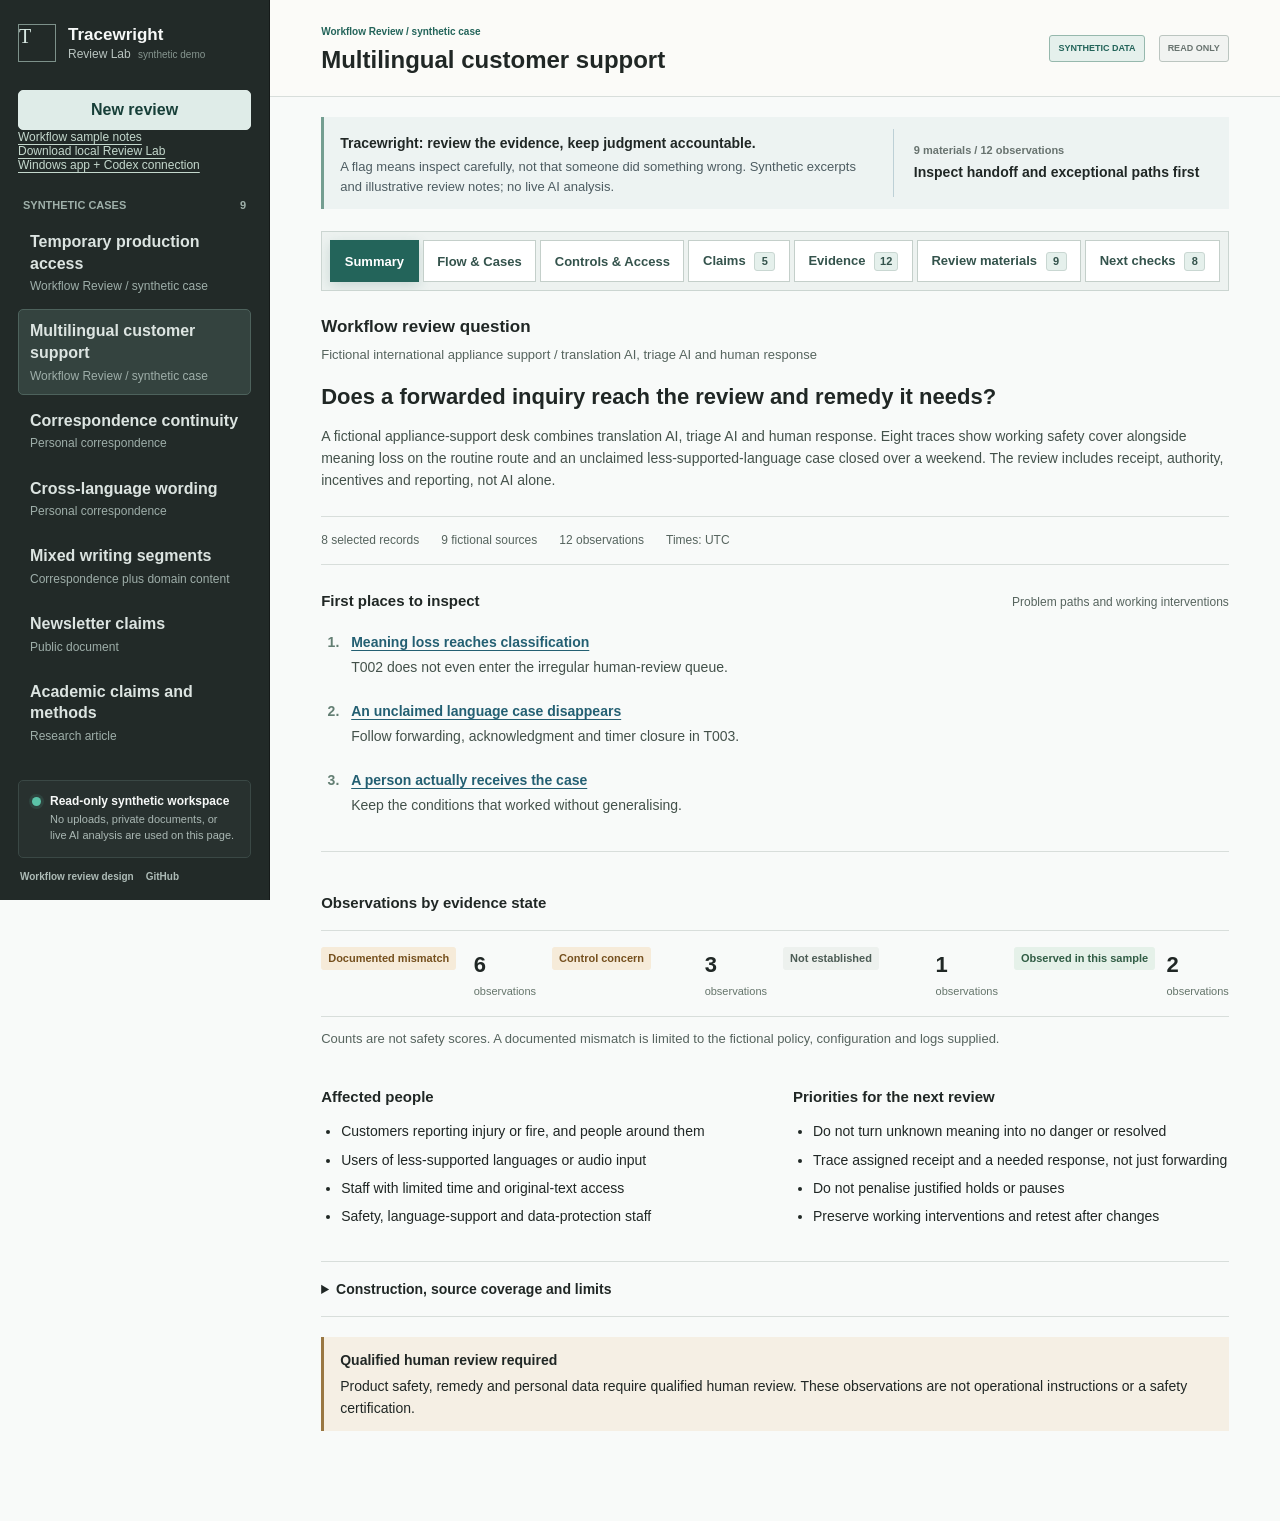
<file: index.html>
﻿<!doctype html>
<html lang="en">
<head>
  <meta charset="utf-8">
  <meta name="viewport" content="width=device-width, initial-scale=1">
  <title>Tracewright | Narrative and workflow review</title>
  <link rel="stylesheet" href="workbench/wwwroot/app.css?v=20260908-en-1">
  <link rel="stylesheet" href="public-demo.css?v=20260908-en-1">
  <link rel="stylesheet" href="workflow-review.css?v=20260908-en-1">
</head>
<body>
  <div class="app-shell demo-app-shell">
    <aside class="sidebar demo-sidebar">
      <div class="brand-block">
        <span class="brand-mark" aria-hidden="true">T</span>
        <div>
          <strong>Tracewright</strong>
          <span>Review Lab <small>synthetic demo</small></span>
        </div>
      </div>

      <a class="primary wide" id="intake-link" href="intake.html?kind=workflow">New review</a>
      <a class="sidebar-project-link" href="docs/workflow-sample.md">Workflow sample notes</a>
      <a class="sidebar-project-link" href="https://ayakoredon.github.io/tracewright-narrative-uncertainty-map/downloads/tracewright-review-lab-2026-09-08-en.zip" download>Download local Review Lab</a>
      <a class="sidebar-project-link" href="https://github.com/ayakoredon/tracewright-narrative-uncertainty-map/releases/tag/workbench-v0.5.1-beta">Windows app + Codex connection</a>

      <div class="demo-mobile-case">
        <label for="mobile-case-select">Synthetic case</label>
        <select id="mobile-case-select"></select>
      </div>

      <div class="side-heading">
        <span>Synthetic cases</span>
        <span id="case-count">0</span>
      </div>
      <nav class="project-list" id="caseList" aria-label="Synthetic demo cases"></nav>

      <div class="sidebar-footer">
        <div class="local-note demo-local-note">
          <span class="status-dot local" aria-hidden="true"></span>
          <div>
            <strong>Read-only synthetic workspace</strong>
            <span>No uploads, private documents, or live AI analysis are used on this page.</span>
          </div>
        </div>
        <nav class="demo-resource-links" aria-label="Project resources">
          <a href="docs/workflow-review-design.md">Workflow review design</a>
          <a href="https://github.com/ayakoredon/tracewright-narrative-uncertainty-map">GitHub</a>
        </nav>
      </div>
    </aside>

    <main class="main-area">
      <header class="topbar">
        <div>
          <span class="eyebrow" id="stage">PUBLIC DEMO</span>
          <h1 id="name">Synthetic review case</h1>
        </div>
        <div class="topbar-actions demo-statuses">
          <span class="demo-badge">SYNTHETIC DATA</span>
          <span class="demo-badge muted-badge">READ ONLY</span>
        </div>
      </header>

      <section class="demo-frame">
        <div class="demo-notice">
          <div>
            <strong>Tracewright: review the evidence, keep judgment accountable.</strong>
            <p>A flag means inspect carefully, not that someone did something wrong. Synthetic excerpts and illustrative review notes; no live AI analysis.</p>
          </div>
          <div class="demo-case-meta">
            <span id="count">0 materials</span>
            <strong id="level">Review posture</strong>
          </div>
        </div>

        <nav class="review-tabs" role="tablist" aria-label="Review map sections">
          <button class="review-tab active" id="tab-summary" role="tab" aria-controls="summary" aria-selected="true" type="button" data-view="summary">Summary</button>
          <button class="review-tab" id="tab-workflow" role="tab" aria-controls="workflow" aria-selected="false" tabindex="-1" type="button" data-view="workflow" hidden>Flow &amp; Cases</button>
          <button class="review-tab" id="tab-controls" role="tab" aria-controls="controls" aria-selected="false" tabindex="-1" type="button" data-view="controls" hidden>Controls &amp; Access</button>
          <button class="review-tab" id="tab-claims" role="tab" aria-controls="claims" aria-selected="false" tabindex="-1" type="button" data-view="claims">Claims <span id="claim-count">0</span></button>
          <button class="review-tab" id="tab-evidence" role="tab" aria-controls="evidence" aria-selected="false" tabindex="-1" type="button" data-view="evidence">Evidence <span id="evidence-count">0</span></button>
          <button class="review-tab" id="tab-sources" role="tab" aria-controls="sources" aria-selected="false" tabindex="-1" type="button" data-view="sources">Review materials <span id="source-count">0</span></button>
          <button class="review-tab" id="tab-follow-up" role="tab" aria-controls="follow-up" aria-selected="false" tabindex="-1" type="button" data-view="follow-up">Next checks <span id="follow-up-count">0</span></button>
        </nav>

        <section id="summary" role="tabpanel" aria-labelledby="tab-summary" class="review-section active"></section>
        <section id="workflow" role="tabpanel" aria-labelledby="tab-workflow" class="review-section" hidden></section>
        <section id="controls" role="tabpanel" aria-labelledby="tab-controls" class="review-section" hidden></section>
        <section id="claims" role="tabpanel" aria-labelledby="tab-claims" class="review-section" hidden></section>
        <section id="evidence" role="tabpanel" aria-labelledby="tab-evidence" class="review-section" hidden></section>
        <section id="sources" role="tabpanel" aria-labelledby="tab-sources" class="review-section" hidden></section>
        <section id="follow-up" role="tabpanel" aria-labelledby="tab-follow-up" class="review-section" hidden></section>
        <noscript><p>This demo needs JavaScript to show the review map. No analysis runs on this page.</p></noscript>
      </section>
    </main>
  </div>

<script src="demo/cases.js?v=20260908-en-1"></script>
<script src="demo/workflow-case.js?v=20260908-en-1"></script>
<script src="demo/access-materials.js?v=20260908-en-1"></script>
<script src="demo/access-case.js?v=20260908-en-1"></script>
<script src="demo/review-model.js?v=20260908-en-1"></script>
<script src="workflow-review.js?v=20260908-en-1"></script>
<script src="public-demo.js?v=20260908-en-1"></script>
</body>
</html>
</file>
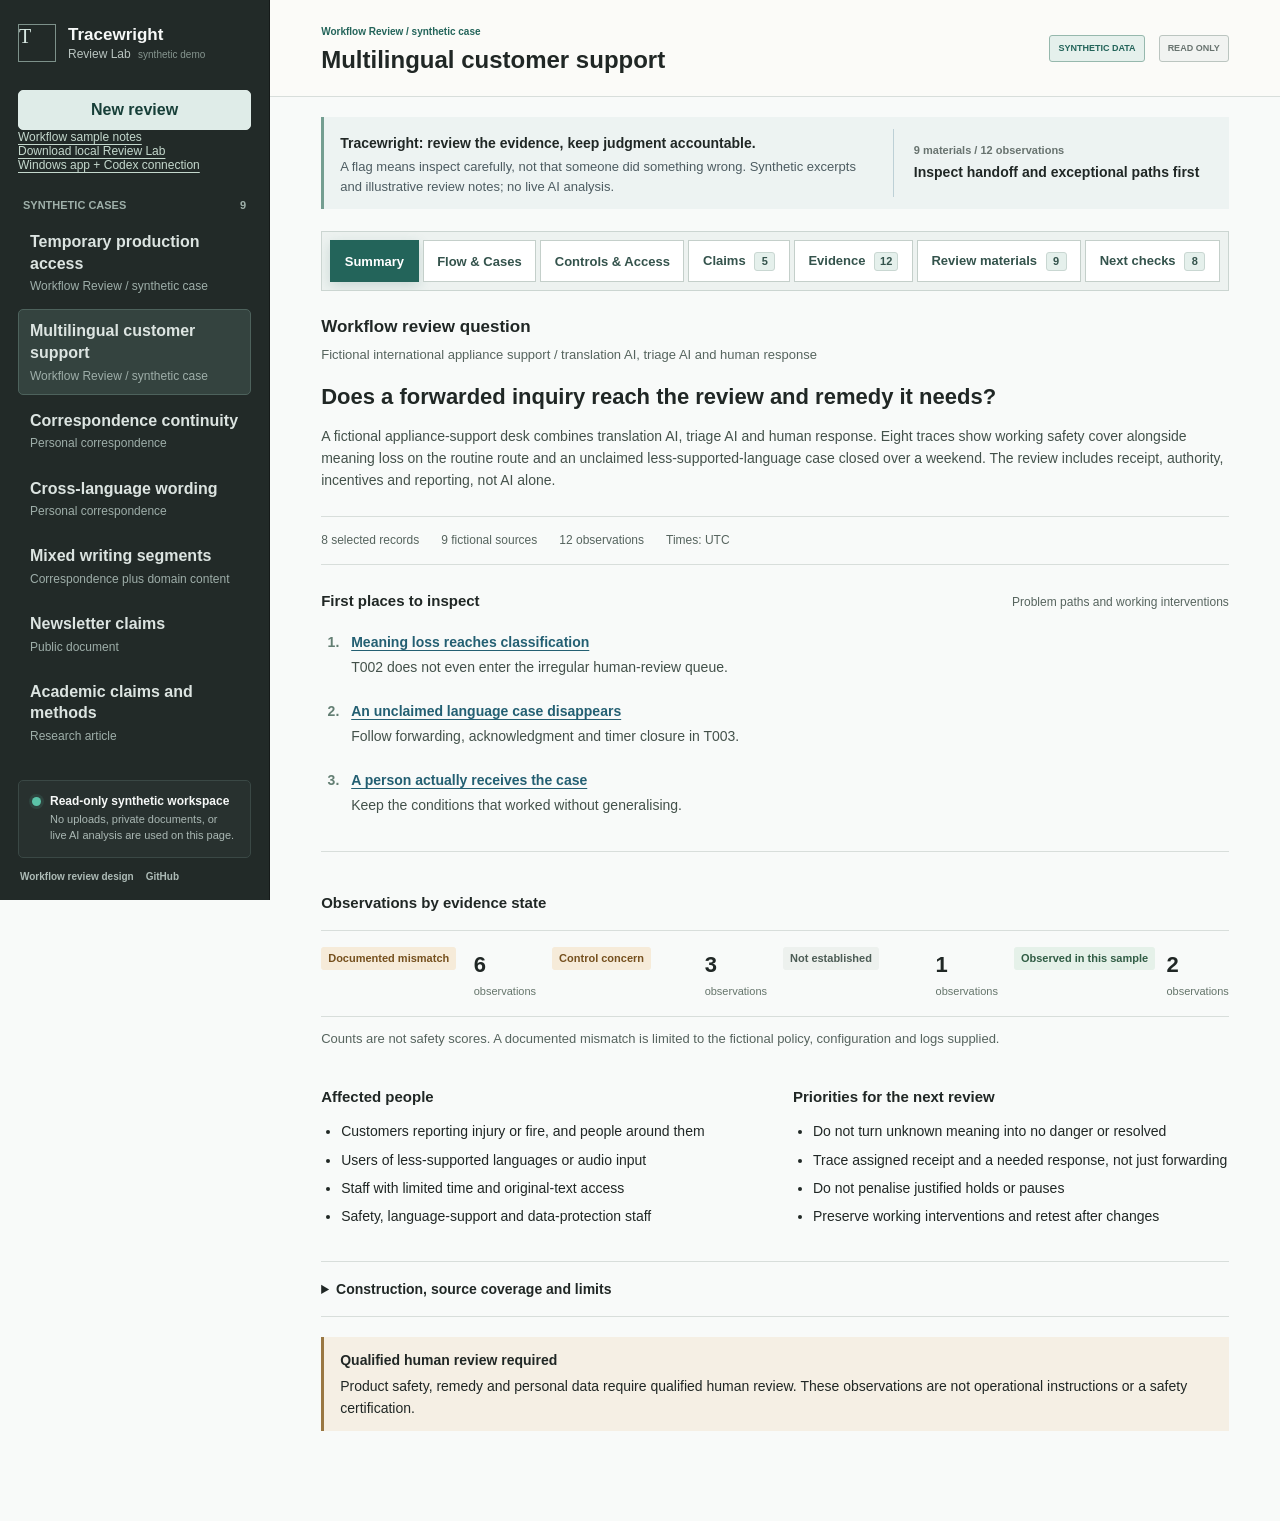
<file: demo/index.html>
<!doctype html>
<html lang="en">
<head>
  <meta charset="utf-8">
  <meta name="viewport" content="width=device-width, initial-scale=1">
  <meta http-equiv="refresh" content="0; url=../">
  <link rel="canonical" href="https://ayakoredon.github.io/tracewright-narrative-uncertainty-map/">
  <title>Tracewright Public Demo</title>
</head>
<body>
  <p><a href="../">Open the Tracewright read-only public demo</a></p>
  <script>window.location.replace(`../${window.location.search}${window.location.hash}`);</script>
</body>
</html>
</file>
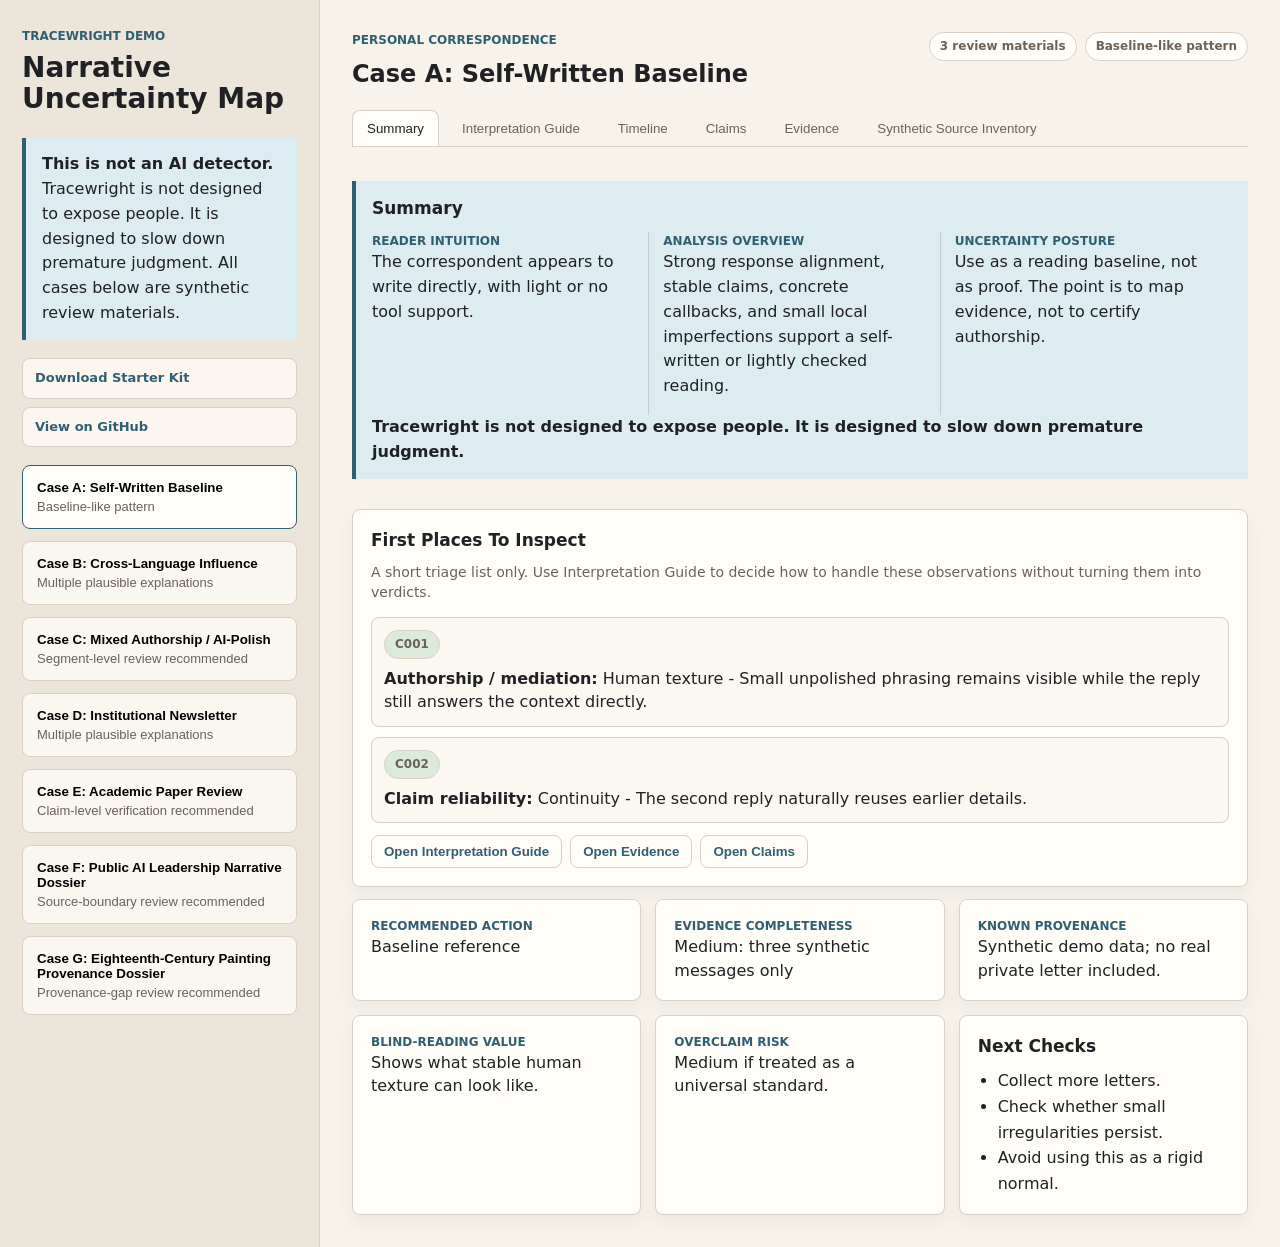
<file: starter-kit/dashboard/index.html>
﻿<!doctype html>
<html lang="en">
<head>
  <meta charset="utf-8">
  <meta name="viewport" content="width=device-width, initial-scale=1">
  <title>Tracewright Narrative Uncertainty Map Demo</title>
  <style>
    :root {
      --paper: #f7f3eb;
      --panel: #fffdf8;
      --ink: #202124;
      --muted: #6b6258;
      --line: #d9d0c3;
      --accent: #315f72;
      --blue: #d7e3f5;
      --green: #dcebd9;
      --yellow: #f5e8bd;
      --orange: #f3cfaa;
      --gray: #e7e3dd;
      --red: #efd0c8;
      --shadow: 0 8px 18px rgba(35,31,26,.05);
    }

    * { box-sizing: border-box; }
    body {
      margin: 0;
      background: var(--paper);
      color: var(--ink);
      font-family: "Segoe UI", system-ui, sans-serif;
      line-height: 1.45;
    }
    .shell { display: grid; grid-template-columns: 320px 1fr; min-height: 100vh; }
    aside {
      padding: 28px 22px;
      background: #ece5d9;
      border-right: 1px solid var(--line);
    }
    main { padding: 32px; max-width: 1220px; }
    h1, h2, h3, p { margin-top: 0; }
    h1 { font-size: 28px; line-height: 1.1; }
    h2 { margin-bottom: 4px; }
    h3 { margin-bottom: 10px; font-size: 17px; }
    .kicker {
      margin: 0 0 8px;
      color: var(--accent);
      font-size: 12px;
      font-weight: 800;
      letter-spacing: 0;
      text-transform: uppercase;
    }
    .notice, .summary-overview {
      border-left: 4px solid var(--accent);
      background: #dcecf0;
      padding: 14px 16px;
      margin: 18px 0;
      line-height: 1.55;
    }
    .resource-links { display: grid; gap: 8px; margin: 12px 0 18px; }
    .resource-links a {
      display: block;
      border: 1px solid var(--line);
      border-radius: 8px;
      background: rgba(255,253,248,.78);
      padding: 10px 12px;
      color: var(--accent);
      font-size: 13px;
      font-weight: 800;
      text-decoration: none;
    }
    .case-list, .stack { display: grid; gap: 12px; }
    .case-button {
      width: 100%;
      border: 1px solid var(--line);
      border-radius: 8px;
      background: rgba(255,253,248,.75);
      padding: 14px;
      text-align: left;
      cursor: pointer;
    }
    .case-button.active { border-color: var(--accent); background: var(--panel); }
    .case-button span { display: block; margin-top: 4px; color: var(--muted); font-size: 13px; }
    .header { display: flex; justify-content: space-between; gap: 16px; margin-bottom: 14px; }
    .status { display: flex; gap: 8px; flex-wrap: wrap; justify-content: flex-end; align-content: flex-start; }
    .tag, .flag {
      display: inline-flex;
      align-items: center;
      border: 1px solid var(--line);
      border-radius: 999px;
      min-height: 28px;
      padding: 5px 10px;
      background: var(--panel);
      color: var(--muted);
      font-size: 12px;
      font-weight: 700;
    }
    .green { background: var(--green); }
    .yellow { background: var(--yellow); }
    .orange { background: var(--orange); }
    .blue { background: var(--blue); }
    .gray { background: var(--gray); }
    .red { background: var(--red); }
    .tabs { display: flex; gap: 8px; flex-wrap: wrap; border-bottom: 1px solid var(--line); margin-bottom: 16px; }
    .tab {
      border: 1px solid transparent;
      border-bottom: 0;
      border-radius: 8px 8px 0 0;
      background: transparent;
      padding: 10px 14px;
      color: var(--muted);
      cursor: pointer;
    }
    .tab.active { border-color: var(--line); background: var(--panel); color: var(--ink); }
    .view { display: none; }
    .view.active { display: block; }
    .panel, .card {
      border: 1px solid var(--line);
      border-radius: 8px;
      background: var(--panel);
      box-shadow: var(--shadow);
    }
    .panel, .body { padding: 18px; }
    .panel-note { color: var(--muted); font-size: 14px; }
    .grid { display: grid; grid-template-columns: repeat(2, minmax(0, 1fr)); gap: 14px; }
    .tri { grid-template-columns: repeat(3, minmax(0, 1fr)); }
    .overview-grid { display: grid; grid-template-columns: repeat(3, minmax(0, 1fr)); gap: 14px; }
    .overview-grid article { border-right: 1px solid rgba(49,95,114,.2); padding-right: 12px; }
    .overview-grid article:last-child { border-right: 0; }
    .overview-grid span { display: block; color: var(--accent); font-size: 12px; font-weight: 800; text-transform: uppercase; }
    .overview-note { margin-bottom: 0; font-weight: 700; }
    .review-guide { display: grid; gap: 16px; }
    .guide-layout { display: grid; grid-template-columns: minmax(0, 1.45fr) minmax(260px, .55fr); gap: 14px; }
    .attention-panel, .legend-panel { border: 1px solid var(--line); border-radius: 8px; background: #fbf8f1; padding: 14px; }
    .attention-bars { display: grid; gap: 9px; margin: 10px 0 14px; }
    .bar { display: grid; grid-template-columns: 180px 1fr 52px; gap: 10px; align-items: center; }
    .track { height: 10px; border-radius: 999px; background: #ece5d9; overflow: hidden; }
    .fill { height: 100%; border-radius: 999px; }
    .fill.review { background: #af6e4d; }
    .fill.mediated { background: #567ca0; }
    .fill.anchor { background: #62835f; }
    .fill.claims { background: #b79b49; }
    .attention-definitions { display: grid; gap: 8px; margin: 10px 0 16px; color: var(--muted); font-size: 14px; }
    .attention-definitions p { margin-bottom: 0; }
    .texture-evidence-grid { display: grid; grid-template-columns: repeat(2, minmax(0, 1fr)); gap: 12px; margin: 14px 0 16px; }
    .texture-evidence-list { border: 1px solid var(--line); border-radius: 8px; background: #fffaf0; padding: 12px; }
    .texture-evidence-list h4 { margin: 0 0 8px; color: var(--muted); font-size: 12px; text-transform: uppercase; }
    .texture-evidence-item { display: grid; grid-template-columns: auto minmax(0, 1fr); gap: 6px 8px; width: 100%; border: 0; border-top: 1px solid var(--line); background: transparent; padding: 10px 0; text-align: left; cursor: pointer; }
    .texture-evidence-item:first-of-type { border-top: 0; }
    .texture-evidence-item strong { min-width: 0; overflow-wrap: anywhere; font-size: 13px; }
    .texture-evidence-item small { grid-column: 1 / -1; color: var(--muted); line-height: 1.45; }
    .texture-evidence-item .axis-source { grid-column: 1 / -1; color: var(--muted); font-size: 11px; font-weight: 800; text-transform: uppercase; }
    .texture-badge { display: inline-flex; align-items: center; min-height: 28px; border: 1px solid var(--line); border-radius: 8px; padding: 5px 9px; margin-left: 4px; color: var(--ink); font-size: 12px; font-weight: 800; }
    .evidence-card-focus { outline: 3px solid rgba(36, 105, 121, 0.45); outline-offset: 4px; box-shadow: 0 0 0 7px rgba(36, 105, 121, 0.12); }
    .legend-list { display: grid; gap: 10px; }
    .legend-item p { margin: 6px 0 0; color: var(--muted); font-size: 13px; }
    .focus-list { display: grid; gap: 10px; }
    .focus-item { border: 1px solid var(--line); border-radius: 8px; background: #fbf8f1; padding: 12px; }
    .focus-item p { margin: 8px 0 0; }
    .guide-actions { display: flex; flex-wrap: wrap; gap: 8px; margin-top: 12px; }
    .interpretation-grid { display: grid; grid-template-columns: minmax(0, 1fr) minmax(0, 1fr); gap: 14px; }
    .principle-grid { display: grid; grid-template-columns: repeat(4, minmax(0, 1fr)); gap: 12px; }
    .principle-card { border: 1px solid var(--line); border-radius: 8px; background: #fbf8f1; padding: 14px; }
    .principle-card p { margin-bottom: 0; color: var(--muted); font-size: 14px; }
    .handling-grid { display: grid; grid-template-columns: repeat(3, minmax(0, 1fr)); gap: 12px; }
    .handling-card { border: 1px solid var(--line); border-radius: 8px; background: #fffaf0; padding: 14px; }
    .handling-card p { margin-bottom: 0; color: var(--muted); font-size: 14px; }
    .text-button {
      border: 1px solid var(--line);
      border-radius: 8px;
      background: var(--panel);
      padding: 8px 12px;
      color: var(--accent);
      font-weight: 700;
      cursor: pointer;
    }
    .screening-grid { display: grid; grid-template-columns: repeat(3, minmax(0, 1fr)); gap: 14px; }
    .screening-card p { margin-bottom: 0; }
    .guide-list { margin: 8px 0 0; padding-left: 20px; line-height: 1.6; }
    .message { display: grid; grid-template-columns: 190px 1fr; }
    .message.context { background: #f2f0ec; border-style: dashed; opacity: .82; }
    .meta { padding: 18px; border-right: 1px solid var(--line); background: rgba(236,229,217,.5); }
    .flag-row { display: flex; gap: 8px; flex-wrap: wrap; }
    blockquote { margin: 0 0 14px; border-left: 4px solid var(--accent); background: #f4efe5; padding: 14px 16px; line-height: 1.6; }
    .marked { margin: 14px 0; border: 1px solid var(--line); border-radius: 8px; background: #fffaf0; padding: 14px; }
    .mark { display: grid; grid-template-columns: 180px 170px 1fr; gap: 10px; margin-top: 10px; }
    code { background: var(--orange); border-radius: 6px; padding: 4px 7px; white-space: normal; }
    .box { border: 1px solid var(--line); border-radius: 8px; background: #fbf8f1; padding: 14px; }
    .source-table { width: 100%; border-collapse: collapse; }
    .source-table th, .source-table td { border-bottom: 1px solid var(--line); padding: 12px; text-align: left; vertical-align: top; }
    .source-table th { color: var(--muted); font-size: 12px; text-transform: uppercase; }
    .claim-status { min-width: 130px; }
    @media (max-width: 980px) {
      .shell, .message, .grid, .tri, .mark, .overview-grid, .guide-layout, .screening-grid, .interpretation-grid, .principle-grid, .handling-grid { grid-template-columns: 1fr; }
      .texture-evidence-grid { grid-template-columns: 1fr; }
      main { padding: 22px; }
      aside { border-right: 0; border-bottom: 1px solid var(--line); }
      .bar { grid-template-columns: 1fr; }
      .header { display: block; }
      .status { justify-content: flex-start; }
    }
  </style>
</head>
<body>
  <div class="shell">
    <aside>
      <p class="kicker">Tracewright Demo</p>
      <h1>Narrative Uncertainty Map</h1>
      <div class="notice">
        <strong>This is not an AI detector.</strong><br>
        Tracewright is not designed to expose people. It is designed to slow down premature judgment. All cases below are synthetic review materials.
      </div>
      <div class="resource-links">
        <a href="downloads/tracewright-narrative-starter-kit-v0.5.zip" download>Download Starter Kit</a>
        <a href="https://github.com/ayakoredon/tracewright-narrative-uncertainty-map">View on GitHub</a>
      </div>
      <div id="caseList" class="case-list"></div>
    </aside>
    <main>
      <header class="header">
        <div>
          <p class="kicker" id="stage">Demo case</p>
          <h2 id="name">Case</h2>
        </div>
        <div class="status">
          <span class="tag" id="count">0 materials</span>
          <span class="tag" id="level">Review posture</span>
        </div>
      </header>
      <nav class="tabs">
        <button class="tab active" data-view="summary">Summary</button>
        <button class="tab" data-view="interpretation">Interpretation Guide</button>
        <button class="tab" data-view="timeline">Timeline</button>
        <button class="tab" data-view="claims">Claims</button>
        <button class="tab" data-view="evidence">Evidence</button>
        <button class="tab" data-view="sources">Synthetic Source Inventory</button>
      </nav>
      <section id="summary" class="view active"></section>
      <section id="interpretation" class="view"></section>
      <section id="timeline" class="view"></section>
      <section id="claims" class="view"></section>
      <section id="evidence" class="view"></section>
      <section id="sources" class="view"></section>
    </main>
  </div>

<script>
const cases = [
  {
    id: "baseline",
    name: "Case A: Self-Written Baseline",
    stage: "Personal correspondence",
    level: "Baseline-like pattern",
    intuition: "The correspondent appears to write directly, with light or no tool support.",
    overview: "Strong response alignment, stable claims, concrete callbacks, and small local imperfections support a self-written or lightly checked reading.",
    posture: "Use as a reading baseline, not as proof. The point is to map evidence, not to certify authorship.",
    screening: {
      recommended_action: "Baseline reference",
      evidence_completeness: "Medium: three synthetic messages only",
      known_provenance: "Synthetic demo data; no real private letter included.",
      blind_reading_value: "Shows what stable human texture can look like.",
      overclaim_risk: "Medium if treated as a universal standard.",
      next_checks: ["Collect more letters.", "Check whether small irregularities persist.", "Avoid using this as a rigid normal."]
    },
    guide: {
      texture: { human: 4, machine: 1, total: 5 },
      lanes: { authorship: 2, claims: 2, disclosure: 1, total: 5, pressure: "Low" },
      focus: [
        ["green", "C001", "Authorship / mediation", "Human texture", "Small unpolished phrasing remains visible while the reply still answers the context directly."],
        ["green", "C002", "Claim reliability", "Continuity", "The second reply naturally reuses earlier details."]
      ]
    },
    claims: [
      ["Works in a local technical business.", "Verifiable background claim", "First appeared", "Stable"],
      ["Learned Japanese for personal reasons.", "Self-history claim", "Repeated with detail", "Stable"],
      ["May use grammar checking.", "Tool-use possibility", "Unknown", "Ask only if relevant"]
    ],
    messages: [
      ["A001", "Reviewer / context", "context", "2026-04-01", "synthetic:A001", "The reviewer asks about local work, music, and language learning.", ["Context only"]],
      ["C001", "Correspondent / target", "target", "2026-04-03", "synthetic:C001", "The correspondent answers directly, gives concrete work details, and asks a specific return question.", ["Stable", "Direct response", "Human texture"]],
      ["C002", "Correspondent / target", "target", "2026-04-10", "synthetic:C002", "The second reply reuses earlier details naturally and keeps the same uneven but fluent style.", ["Continuity", "Stable style"]]
    ],
    evidence: [
      ["Human Texture", "green", "synthetic:C001", "I tried to explain it better, but maybe I make the sentence too long...", [["make the sentence too long", "non-native phrasing", "A small local irregularity remains in an otherwise clear sentence."]], ["The phrase is clear but not polished flat.", "The writer process is visible.", "This supports human texture but does not prove authorship."], ["A tool could preserve original phrasing.", "A non-native writer may also use grammar checking."], "human"]
    ]
  },
  {
    id: "translation",
    name: "Case B: Cross-Language Influence",
    stage: "Personal correspondence",
    level: "Multiple plausible explanations",
    intuition: "The voice feels personal, but the English surface may be translation-supported.",
    overview: "Specific memories and continuity appear alongside collocation and syntax that may show source-language transfer.",
    posture: "Do not treat translation as deception. Ask what layer was translated, checked, or rewritten.",
    screening: {
      recommended_action: "Writing-workflow clarification",
      evidence_completeness: "Medium",
      known_provenance: "Synthetic demo data.",
      blind_reading_value: "Shows how cross-language influence differs from AI-polished composition.",
      overclaim_risk: "High if cross-language English is treated as AI generation.",
      next_checks: ["Ask writing-language workflow gently.", "Compare supported and unsupported passages.", "Track continuity independent of grammar."]
    },
    guide: {
      texture: { human: 3, machine: 2, total: 5 },
      lanes: { authorship: 3, claims: 1, disclosure: 2, total: 5, pressure: "Moderate" },
      focus: [
        ["blue", "C001", "Authorship / mediation", "Cross-language influence", "The English surface has local friction, but the content remains personal and responsive."],
        ["yellow", "C001", "Disclosure / provenance", "Workflow unknown", "The next useful question is how the text was written or translated."]
      ]
    },
    claims: [
      ["Writes in English or translates into English.", "Process claim", "Unknown", "Verify gently"],
      ["Has personal memories connected to the topic.", "Experience claim", "Supported by detail", "Stable"],
      ["The English surface reflects source-language influence.", "Analytic observation", "Observed once", "Low-confidence"]
    ],
    messages: [
      ["A001", "Reviewer / context", "context", "2026-04-04", "synthetic:A001", "The reviewer asks whether the correspondent writes directly in English or translates.", ["Context only"]],
      ["C001", "Correspondent / target", "target", "2026-04-06", "synthetic:C001", "The correspondent gives a personal answer but uses unusual collocations and direct source-language structure.", ["Cross-language influence", "Stable", "Verify gently"]]
    ],
    evidence: [
      ["Cross-Language Influence", "blue", "synthetic:C001", "I am respectful for this old music, but I cannot imagine how it is living in your day.", [["respectful for", "preposition drift", "Clear meaning, unusual English collocation."], ["how it is living", "source-language shaping", "Possibly source-language structure carried into English."]], ["The content is personal and responsive.", "The English surface contains local non-native friction.", "This supports cross-language uncertainty, not AI authorship."], ["Direct non-native English.", "Machine translation with light editing.", "Human translation preserving source structure."], "human"]
    ]
  },
  {
    id: "mixed",
    name: "Case C: Mixed Authorship / AI-Polish",
    stage: "Correspondence plus domain content",
    level: "Segment-level review recommended",
    intuition: "Short domain-specific parts feel personal; longer reflective passages feel polished.",
    overview: "Operational domain details remain grounded, while longer reflective passages show editorial or AI-polish signals.",
    posture: "Avoid one label for the whole person. Separate domain turns, emotional response, and polished prose.",
    screening: {
      recommended_action: "Segment-level review",
      evidence_completeness: "Medium-high",
      known_provenance: "Synthetic demo data.",
      blind_reading_value: "Shows why mixed-composition analysis matters.",
      overclaim_risk: "High if the polished passage is used to judge every message.",
      next_checks: ["Compare short and long segments.", "Ask drafting workflow naturally.", "Preserve domain-specific evidence separately."]
    },
    guide: {
      texture: { human: 3, machine: 4, total: 5 },
      lanes: { authorship: 4, claims: 2, disclosure: 2, total: 5, pressure: "High" },
      focus: [
        ["blue", "C001", "Authorship / mediation", "AI / editorial polish", "The reflective sentence is compact, balanced, and more polished than the operational material."],
        ["green", "C001", "Claim reliability", "Domain anchor", "The chess correction should be reviewed separately from the literary surface."]
      ]
    },
    claims: [
      ["The chess correction follows the current board state.", "Domain claim", "Source-grounded", "Stable"],
      ["The literary interpretation is polished and general.", "Style observation", "Segment-specific", "Review"],
      ["Different segments may have different creation histories.", "Mediation hypothesis", "Plausible", "Do not overclaim"]
    ],
    messages: [
      ["A001", "Reviewer / context", "context", "2026-04-05", "synthetic:A001", "The reviewer asks about a novel and continues a slow chess game.", ["Context only"]],
      ["C001", "Correspondent / target", "target", "2026-04-06", "synthetic:C001", "The reply contains a precise chess correction and a polished literary reflection.", ["Domain anchor", "AI/editorial polish?", "Segment split"]]
    ],
    evidence: [
      ["AI / Editorial Polish", "blue", "synthetic:C001", "The refuge becomes a quiet cage, a poetic punishment for refusing growth.", [["quiet cage", "aphoristic polish", "Compact literary metaphor."], ["poetic punishment", "balanced evaluative phrase", "Smooth review-like cadence."]], ["The prose is more polished than earlier operational messages.", "The same message also contains domain-specific handling.", "This supports a mixed-composition hypothesis."], ["Careful human drafting.", "Human prose edited by AI.", "AI-generated reflection plus personal insertion."], "machine"],
      ["Domain Authorship Anchor", "green", "synthetic:C001", "You wrote Nd2, but from this position I think you meant Nbd2.", [["Nbd2", "domain-specific correction", "Requires tracking the game state."]], ["The correction is operational and specific.", "It differs from the polished literary cadence.", "Analyze it separately from the prose surface."], ["A domain tool could assist, but no evidence requires that."], "human"]
    ]
  },
  {
    id: "newsletter",
    name: "Case D: Institutional Newsletter",
    stage: "Public document",
    level: "Multiple plausible explanations",
    intuition: "No reader intuition supplied. Blind review mode.",
    overview: "The document appears source-rich and institutionally edited. Final English may include translation, editorial smoothing, or AI assistance.",
    posture: "Separate source provenance, fact-checking, cross-language surface, and final prose polish.",
    screening: {
      recommended_action: "Workflow review",
      evidence_completeness: "Medium",
      known_provenance: "Synthetic demo data modeled as a public newsletter.",
      blind_reading_value: "Shows how this method can extend beyond personal letters.",
      overclaim_risk: "High if polished institutional English is treated as AI authorship.",
      next_checks: ["Compare source notes and final article.", "Ask whether translation or AI tools were used.", "Fact-check claims separately."]
    },
    guide: {
      texture: { human: 3, machine: 3, total: 5 },
      lanes: { authorship: 3, claims: 4, disclosure: 3, total: 5, pressure: "Moderate" },
      focus: [
        ["green", "D001", "Claim reliability", "Source-backed specificity", "Material details point to a source layer that should be kept separate from the final prose layer."],
        ["yellow", "D001", "Authorship / mediation", "Low-confidence surface signal", "Formal collocations are weak clues without workflow evidence."]
      ]
    },
    claims: [
      ["The cassette contains two platform versions.", "Material fact", "Source-backed", "Verify with archive record"],
      ["The materials are available for consultation.", "Access claim", "Public-facing", "Verify"],
      ["Final English may hide source-language workflow.", "Method caution", "Low-confidence", "Use provenance evidence"]
    ],
    messages: [
      ["D001", "Document / target", "target", "2026-04-20", "synthetic:D001", "A public newsletter combines archive object metadata, historical framing, and a polished support appeal.", ["Institutional template", "Archive specificity", "Editorial polish"]]
    ],
    evidence: [
      ["Source-Backed Specificity", "green", "synthetic:D001", "The original cassette contains two platform versions on opposite sides, catalogued under the same acquisition record.", [["opposite sides", "material detail", "Physical-object detail suggests source notes or archive knowledge."], ["acquisition record", "provenance cue", "Links final prose to archival practice."]], ["The detail is too specific for generic promotional prose.", "It may come from human notes later edited or translated.", "Source layer and sentence layer should be separated."], ["A well-prompted AI could rewrite supplied source notes."], "human"],
      ["Low-Confidence Surface Signal", "yellow", "synthetic:D001", "These materials served for the preparation of this article and are available for consultation.", [["served for the preparation", "collocation heaviness", "Possible translation or institutional English; low confidence."], ["available for consultation", "formal register", "Could be human institutional phrasing."]], ["Final English is clean enough that source language is not detectable with confidence.", "Small collocation clues are weak alone.", "Workflow evidence matters more than surface guessing."], ["Human non-native English.", "Human translation.", "LLM translation plus human check.", "Institutional style."], "none"]
    ]
  },
  {
    id: "academic",
    name: "Case E: Academic Paper Review",
    stage: "Research article",
    level: "Claim-level verification recommended",
    intuition: "No reader intuition supplied. Blind review mode.",
    overview: "The paper has a coherent scholarly surface, but several claims require source-level verification before the argument should be relied on.",
    posture: "Separate prose polish from research reliability. A fluent academic surface can coexist with weak methods, unsupported citations, or overgeneralized conclusions.",
    screening: {
      recommended_action: "Claim-level verification before citation or reuse",
      evidence_completeness: "Medium: abstract, method excerpt, and conclusion excerpt only",
      known_provenance: "Synthetic demo paper; no real unpublished manuscript included.",
      blind_reading_value: "Shows how the same framework can review academic material without reducing it to authorship.",
      overclaim_risk: "High if polished prose is mistaken for methodological strength.",
      next_checks: ["Trace each quantitative claim to method and table support.", "Check whether cited studies actually support the operational definition.", "Ask for dataset, inclusion criteria, and coding protocol."]
    },
    guide: {
      texture: { human: 2, machine: 3, total: 5 },
      lanes: { authorship: 2, claims: 5, disclosure: 1, total: 5, pressure: "High" },
      focus: [
        ["orange", "P002", "Claim reliability", "Method specificity gap", "The sample and coding procedure are not detailed enough to carry the conclusion."],
        ["orange", "P003", "Claim reliability", "Overgeneralization risk", "A limited corpus is used to make a broad institutional workflow claim."],
        ["blue", "P001", "Authorship / mediation", "Polished academic surface", "The prose is smooth, but that is secondary to evidence support."]
      ]
    },
    claims: [
      ["The study uses a 42-document corpus.", "Method claim", "Partially specified", "Verify sampling protocol"],
      ["The proposed review workflow improved analyst accuracy by 31%.", "Quantitative result", "Requires table support", "Verify"],
      ["The findings generalize to institutional review workflows.", "Scope claim", "Overextended from excerpt", "Review"],
      ["Prior studies establish the same operational definition of narrative provenance.", "Citation claim", "Citation support unknown", "Verify cited sources"]
    ],
    messages: [
      ["P001", "Paper / abstract", "target", "2026-05-02", "synthetic:P001", "The abstract introduces a narrative-provenance review method and reports improved analyst performance.", ["Scholarly surface", "Quantitative claim", "Claim review"]],
      ["P002", "Paper / methods", "target", "2026-05-02", "synthetic:P002", "The methods section describes a 42-document corpus but gives limited sampling and coding detail.", ["Method gap", "Verify dataset"]],
      ["P003", "Paper / conclusion", "target", "2026-05-02", "synthetic:P003", "The conclusion generalizes from the limited corpus to institutional review workflows.", ["Scope expansion", "Review"]]
    ],
    evidence: [
      ["Method Specificity Gap", "orange", "synthetic:P002", "We selected forty-two documents representative of the field and coded them for provenance ambiguity.", [["representative of the field", "sampling claim", "The population and selection method are not defined."], ["coded them", "method compression", "No coder count, codebook, or agreement metric is visible in the excerpt."]], ["The sentence makes a methodological claim but leaves the sampling frame underspecified.", "The reader cannot yet tell whether the corpus supports the result.", "This is a claim-reliability issue, not an authorship judgment."], ["Details may appear elsewhere in the paper.", "Supplementary materials may contain the protocol.", "This may be an excerpt-level limitation."], "none"],
      ["Overgeneralization Risk", "orange", "synthetic:P003", "These results demonstrate that narrative-provenance mapping can improve institutional review workflows across domains.", [["demonstrate", "strong causal verb", "The excerpt supports caution better than proof."], ["across domains", "scope expansion", "The claim reaches beyond the visible corpus description."]], ["The conclusion uses stronger language than the visible method supports.", "This should prompt source and scope review before citation.", "The issue is evidential strength rather than whether the prose is human or AI-written."], ["The full paper may include cross-domain validation.", "The authors may be using demonstration in a softer rhetorical sense."], "machine"],
      ["Citation Support Check", "yellow", "synthetic:P001", "Prior work has established narrative provenance as a stable operational category.", [["established", "citation strength", "A broad literature claim needs source-level checking."], ["stable operational category", "definition claim", "The definition may vary across fields."]], ["The phrase signals a literature-foundation claim.", "A reviewer should inspect whether the cited sources actually use the same definition.", "This belongs in the claim lane even if the writing style is polished."], ["The literature review may define the term carefully later.", "The abstract may compress a nuanced discussion."], "none"]
    ]
  },
  {
    id: "public_figures",
    name: "Case F: Public AI Leadership Narrative Dossier",
    stage: "Public-source narrative review",
    level: "Source-boundary review recommended",
    intuition: "No private reader intuition supplied. This demo uses public materials about AI leaders to show how Tracewright separates authored statements, corporate pages, external reporting, adversarial sources, and source-inventory gaps.",
    overview: "The useful question is not whether one public figure is consistent or inconsistent in the abstract. The review task is to map which source said what, in what role, at what time, and with what evidentiary weight.",
    posture: "Do not collapse a public person, their company, a news report, a competitor statement, and a technical paper into one flat narrative. Treat this as source-boundary and chronology review, not personality judgment.",
    screening: {
      recommended_action: "Source-boundary and chronology review",
      evidence_completeness: "Low-medium: representative public sources only, not a complete biography or fact investigation",
      known_provenance: "Public web materials: authored essays/posts, company pages, collective open letters, and external or adversarial sources.",
      blind_reading_value: "Shows how the same uncertainty-map method can review public narratives without becoming a reputational verdict.",
      overclaim_risk: "High if company claims, reported remarks, external allegations, and adversarial statements are attributed directly to a person without source-role labels.",
      next_checks: ["Keep direct authored texts separate from company policy pages.", "Treat external reporting and adversarial statements as attributed sources, not settled fact.", "Build dated timelines before asserting contradiction.", "Use primary filings, transcripts, or full article text before escalating claims."]
    },
    guide: {
      texture: { human: 4, machine: 2, total: 5 },
      lanes: { authorship: 4, claims: 5, disclosure: 4, total: 5, pressure: "High" },
      focus: [
        ["orange", "PF003", "Disclosure / provenance", "Source-role boundary", "A competitor or adversarial company page can be evidence-bearing while still requiring attribution and corroboration."],
        ["orange", "PF004", "Claim reliability", "Chronology pressure", "A public safety posture and later product acceleration should be reviewed as a dated implementation question, not as an instant contradiction."],
        ["blue", "PF002", "Authorship / mediation", "Corporate-policy layer", "Company policy pages may reflect an organization, not one individual author's personal statement."]
      ]
    },
    claims: [
      ["Authored essays or blog posts can support a person's stated position at a date.", "Source-boundary claim", "Supported by public sources", "Stable"],
      ["Corporate policy pages should not automatically be treated as single-person statements.", "Method claim", "General review rule", "Stable"],
      ["External reporting and adversarial statements require attribution and corroboration.", "Reliability claim", "High-priority rule", "Review"],
      ["Apparent changes in AI policy posture should be tested through chronology before being called contradictions.", "Chronology claim", "Review method", "Review"]
    ],
    messages: [
      ["PF001", "Authored essay / public post", "target", "2024-2026", "public:authored-essays", "Representative authored materials include Dario Amodei essays and Sam Altman blog posts. They can anchor dated self-positioning but not every company action.", ["Authored layer", "Date anchor"]],
      ["PF002", "Company policy / product page", "target", "2025-2026", "public:company-pages", "Representative company materials include Anthropic policy pages and xAI product/company pages. They show organizational posture and implementation claims.", ["Corporate layer", "Implementation claim"]],
      ["PF003", "External or adversarial source", "target", "2024-2026", "public:external-sources", "External reporting, open letters, and competitor statements may be important, but each needs role labeling and corroboration.", ["Source boundary", "Attribution required"]],
      ["PF004", "Chronology map", "target", "2023-2026", "public:timeline", "A public narrative may change over time as models, companies, law, risk perception, and competition change. The first review step is dated mapping.", ["Chronology", "Review pressure"]]
    ],
    evidence: [
      ["Authored-position anchor", "green", "public:authored-essays", "A signed essay or personal blog post can anchor that a person publicly held or framed a position at a given time.", [["signed essay", "source role", "Authored text is stronger for self-positioning than for proving implementation."], ["at a given time", "chronology", "The date matters before consistency is assessed."]], ["This is useful human/source texture because the source role is clear.", "It should not be expanded to every corporate action or later media narrative.", "The review should preserve the distinction between position, aspiration, and implementation."], ["A post may be edited, ghost-edited, or strategically framed.", "A public post may omit internal constraints or later changes."], "human"],
      ["Corporate-policy boundary", "blue", "public:company-pages", "Company pages and policy announcements can describe commitments, product posture, or safety processes, but they are organizational documents.", [["company pages", "organizational source", "Do not treat as a single individual's direct authored claim."], ["commitments", "implementation claim", "Requires evidence of actual process or enforcement."]], ["The source can be public and useful while still being role-bound.", "This belongs in Disclosure / provenance because authority depends on source type.", "Tracewright should keep the corporate layer visible."], ["The leader may have approved the page.", "A policy may reflect legal, communications, or team drafting."], "machine"],
      ["Adversarial-source warning", "orange", "public:adversarial-source", "A competitor statement, lawsuit-position page, or strongly interested source may contain useful documents while still requiring attribution and corroboration.", [["competitor statement", "source boundary", "Evidence-bearing does not mean neutral."], ["requires attribution", "handling rule", "Claims should remain attached to the source until checked."]], ["This is a central public-figure dossier risk.", "The source may contain real records, but framing can be strategic.", "The dashboard should prevent the reader from silently absorbing it as neutral biography."], ["The adversarial source may be accurate.", "The opposing side may dispute or contextualize it.", "Court filings or primary documents may settle part of the record."], "none"],
      ["Chronology / implementation pressure", "orange", "public:timeline", "A safety-warning statement, later product launch, government deployment claim, or regulation proposal may look inconsistent unless placed in a dated timeline with role labels.", [["safety-warning statement", "early posture", "Could be collective, personal, or company-level."], ["later product launch", "implementation layer", "Should be compared with actual safeguards and dates."], ["dated timeline", "review method", "Chronology comes before contradiction."]], ["The same person can hold risk concerns while building products; that is tension, not automatically contradiction.", "The review should ask whether implementation evidence matches the public risk posture.", "This card shows how Tracewright slows reputational judgment."], ["The timeline may reveal a genuine contradiction.", "Product or policy details may resolve the tension.", "External reporting may be incomplete."], "human"]
    ]
  },
  {
    id: "painting_provenance",
    name: "Case G: Eighteenth-Century Painting Provenance Dossier",
    stage: "Art provenance review",
    level: "Provenance-gap review recommended",
    intuition: "No private collector file is included. This synthetic case shows how Tracewright can review a mixed dossier around an old painting without turning uncertainty into a verdict about authenticity or ownership.",
    overview: "The dossier contains several useful anchors, but the chain is not continuous. A studio ledger, a nineteenth-century diary, an auction record, a wartime gap, a later researcher note, and a conservation memo each answer different questions and carry different evidentiary weight.",
    posture: "Do not collapse attribution, ownership history, wartime custody, and current title into one confidence label. The next responsible step is to separate source roles, date each claim, and identify which gaps are ordinary archival loss versus high-stakes provenance risk.",
    screening: {
      recommended_action: "Provenance-gap and claim-boundary review",
      evidence_completeness: "Medium-low: synthetic source excerpts only, with intentional gaps in the chain of custody",
      known_provenance: "Synthetic demo dossier; no real artwork, collector, archive, or private ownership file is included.",
      blind_reading_value: "Shows how Tracewright handles historical records, conflicting descriptions, and archival silence without forcing a binary conclusion.",
      overclaim_risk: "High if the studio ledger, diary, auction catalogue, and modern researcher note are treated as one continuous proof chain.",
      next_checks: ["Separate attribution evidence from ownership evidence.", "Compare the diary description with the auction catalogue and physical painting.", "Map the 1939-1947 gap before making any title or restitution claim.", "Ask whether the researcher note cites primary documents or repeats family tradition.", "Have a qualified provenance specialist review wartime-risk materials."]
    },
    guide: {
      texture: { human: 4, machine: 1, total: 5 },
      lanes: { authorship: 3, claims: 5, disclosure: 4, total: 5, pressure: "High" },
      focus: [
        ["orange", "PR005", "Claim reliability", "Wartime gap", "The file has no direct custody record between 1939 and 1947, so the absence itself must be recorded rather than smoothed over."],
        ["yellow", "PR003/PR004", "Claim reliability", "Diary / auction mismatch", "A diary entry and auction catalogue may refer to the same painting, but their descriptions do not align perfectly."],
        ["blue", "PR006", "Disclosure / provenance", "Researcher-note boundary", "A modern researcher's attribution note may be useful while still depending on uncited or secondary material."]
      ]
    },
    claims: [
      ["The painting may be by Elodie Marchand or her workshop, circa 1772.", "Attribution claim", "Plausible but not settled", "Specialist review"],
      ["A painting matching the current work appears in an 1849 collector diary.", "Ownership-history claim", "Partially matched", "Verify description"],
      ["Lot 37 in an 1850 auction catalogue may be the same object.", "Provenance link", "Conflicting details", "Review"],
      ["The chain of custody is undocumented between 1939 and 1947.", "Provenance-gap claim", "Explicit gap", "High attention"],
      ["A 1978 researcher note treats the attribution as likely.", "Secondary-source claim", "Source-boundary needed", "Check citations"],
      ["Pigment and canvas findings are consistent with late eighteenth-century materials.", "Material-analysis claim", "Supports date range, not authorship", "Do not overclaim"]
    ],
    messages: [
      ["PR001", "Collector file / object summary", "target", "2026-05-18", "synthetic:collector-file", "The current owner holds a small oil painting known as Woman with a Blue Ribbon, attributed in the file to Elodie Marchand, circa 1772.", ["Current file", "Attribution claim", "Context only until checked"]],
      ["PR002", "Artist record / studio ledger", "target", "1772", "synthetic:studio-ledger", "A studio ledger records a portrait of a young woman with a blue ribbon delivered to a Paris patron, but it does not include dimensions or a later owner.", ["Date anchor", "Attribution boundary"]],
      ["PR003", "Collector diary", "target", "1849", "synthetic:diary-1849", "A handwritten diary describes buying a small French portrait of a girl with blue ribbon from the de Vries family collection.", ["Ownership clue", "Human source texture"]],
      ["PR004", "Auction catalogue", "target", "1850", "synthetic:auction-1850", "An auction catalogue lists Lot 37 as Portrait of a Young Lady, French school, blue sash, but the dimensions differ from the current painting by several centimeters.", ["Possible match", "Description mismatch"]],
      ["PR005", "Wartime custody file", "target", "1939-1947", "synthetic:wartime-gap", "The dossier has insurance correspondence from 1938 and a gallery receipt from 1948, but no direct record for the war years.", ["Provenance gap", "High attention"]],
      ["PR006", "Researcher note", "target", "1978", "synthetic:research-note", "A researcher wrote that the picture is probably by Marchand, citing an old family list and stylistic comparison, but the family list is not attached.", ["Secondary source", "Citation gap"]],
      ["PR007", "Conservation memo", "target", "2026", "synthetic:conservation-memo", "A conservation memo reports canvas weave and pigment findings consistent with late eighteenth-century French materials.", ["Material anchor", "Not authorship proof"]]
    ],
    evidence: [
      ["Attribution Boundary", "yellow", "synthetic:studio-ledger", "The ledger records 'portrait of a young woman, blue ribbon, for M. Armand' in 1772, but gives no dimensions, signature reference, or later owner.", [["portrait of a young woman, blue ribbon", "descriptive overlap", "The phrase may align with the present painting but is not unique enough."], ["no dimensions", "missing identifier", "The record cannot yet be tied securely to the object."], ["no later owner", "chain break", "The ledger supports a possible origin, not continuous provenance."]], ["The ledger is an early date anchor but not a full identification.", "The description is plausible yet generic.", "Attribution and ownership history should stay separate."], ["The full ledger may contain adjacent entries.", "A patron archive may identify M. Armand.", "The present painting may be a related work rather than the same object."], "human"],
      ["Diary / Auction Mismatch", "orange", "synthetic:diary-1849 + synthetic:auction-1850", "The diary says 'a small French portrait of a girl with a blue ribbon'; the auction catalogue lists 'Portrait of a Young Lady, French school, blue sash' with dimensions that differ from the current painting.", [["blue ribbon", "possible continuity", "The motif overlaps with the current file."], ["blue sash", "description drift", "The catalogue wording may refer to a different visual feature."], ["dimensions differ", "material mismatch", "A measurable discrepancy requires checking before linking the records."]], ["The two records may describe the same object imprecisely, but the mismatch is substantive enough to flag.", "The review should compare measurements, frame changes, relining history, and catalogue conventions.", "This is a provenance-link problem, not an authenticity verdict."], ["Old catalogues may round measurements.", "A relining or frame note may explain size changes.", "The diary and auction lot may be different paintings in the same collection."], "none"],
      ["Wartime Provenance Gap", "red", "synthetic:wartime-gap", "The file moves from a 1938 insurance letter to a 1948 gallery receipt, with no direct custody record during the war years.", [["1938 insurance letter", "pre-gap anchor", "The object appears before the war-period gap."], ["1948 gallery receipt", "post-gap anchor", "The object appears after the gap."], ["no direct custody record", "archival silence", "The missing interval is the key evidence problem."]], ["A wartime gap does not prove wrongdoing, but it is a high-attention provenance issue.", "The gap should be named explicitly rather than hidden under a continuous ownership narrative.", "Qualified provenance review is needed before relying on the chain for title, sale, donation, or publication."], ["Records may have been lost.", "The object may have remained with the same family.", "External archives, customs files, or gallery stock books may close the gap."], "human"],
      ["Researcher-Note Boundary", "blue", "synthetic:research-note", "The 1978 note says 'probably Marchand' and refers to an old family list, but the list is not attached to the dossier.", [["probably Marchand", "attribution softness", "The researcher uses cautious language."], ["old family list", "missing cited source", "The supporting document is not available in the reviewed file."], ["not attached", "provenance disclosure", "The reviewer should not treat the note as if the primary source were present."]], ["A respected researcher note can be valuable, but its evidentiary weight depends on the cited material.", "The dashboard should preserve the distinction between expert opinion and visible primary evidence.", "The next action is to locate the family list or quote its contents accurately."], ["The researcher may have seen the list directly.", "The list may exist in another archive.", "The attribution may rest more on style than on documentary provenance."], "machine"],
      ["Material Analysis Anchor", "green", "synthetic:conservation-memo", "Canvas weave, ground layer, and pigment findings are consistent with late eighteenth-century French materials.", [["consistent with", "supporting language", "The memo supports compatibility, not certainty."], ["late eighteenth-century French materials", "date-range support", "Material evidence can support the period claim."], ["pigment findings", "technical anchor", "A physical examination provides a different source layer from written provenance."]], ["Technical findings help test whether the object could belong to the proposed period.", "They do not prove Marchand authorship or uninterrupted ownership.", "This card helps separate material compatibility from narrative provenance."], ["Later artists may use old materials.", "The memo may need full lab data.", "Condition history may affect interpretation."], "human"]
    ]
  }
];

let selected = cases[0].id;
let view = "summary";
const $ = (selector) => document.querySelector(selector);
const esc = (value) => String(value)
  .replaceAll("&", "&amp;")
  .replaceAll("<", "&lt;")
  .replaceAll(">", "&gt;")
  .replaceAll('"', "&quot;")
  .replaceAll("'", "&#039;");

function item() { return cases.find((demoCase) => demoCase.id === selected); }

function render() {
  renderList();
  renderHead();
  renderView();
}

function renderList() {
  $("#caseList").innerHTML = cases.map((demoCase) => `
    <button class="case-button ${demoCase.id === selected ? "active" : ""}" data-case="${esc(demoCase.id)}">
      <strong>${esc(demoCase.name)}</strong>
      <span>${esc(demoCase.level)}</span>
    </button>
  `).join("");
}

function renderHead() {
  const current = item();
  $("#stage").textContent = current.stage;
  $("#name").textContent = current.name;
  $("#count").textContent = `${current.messages.length} review materials`;
  $("#level").textContent = current.level;
}

function renderView() {
  document.querySelectorAll(".view").forEach((element) => element.classList.remove("active"));
  document.querySelectorAll(".tab").forEach((tab) => tab.classList.toggle("active", tab.dataset.view === view));
  $(`#${view}`).classList.add("active");
  ({ summary, interpretation, timeline, claims, evidence, sources }[view])();
}

function summary() {
  const current = item();
  const guide = current.guide;
  $("#summary").innerHTML = `
    <div class="stack">
      <section class="summary-overview">
        <h3>Summary</h3>
        <div class="overview-grid">
          ${overviewCell("Reader intuition", current.intuition)}
          ${overviewCell("Analysis overview", current.overview)}
          ${overviewCell("Uncertainty posture", current.posture)}
        </div>
        <p class="overview-note">Tracewright is not designed to expose people. It is designed to slow down premature judgment.</p>
      </section>
      <section class="panel">
        <h3>First Places To Inspect</h3>
        <p class="panel-note">A short triage list only. Use Interpretation Guide to decide how to handle these observations without turning them into verdicts.</p>
        <div class="focus-list">
          ${guide.focus.map((focus) => `
            <div class="focus-item">
              <span class="flag ${esc(focus[0])}">${esc(focus[1])}</span>
              <p><strong>${esc(focus[2])}:</strong> ${esc(focus[3])} - ${esc(focus[4])}</p>
            </div>
          `).join("")}
        </div>
        <div class="guide-actions">
          <button class="text-button" data-view="interpretation">Open Interpretation Guide</button>
          <button class="text-button" data-view="evidence">Open Evidence</button>
          <button class="text-button" data-view="claims">Open Claims</button>
        </div>
      </section>
      <section class="screening-grid">
        ${screeningCard("Recommended action", current.screening.recommended_action)}
        ${screeningCard("Evidence completeness", current.screening.evidence_completeness)}
        ${screeningCard("Known provenance", current.screening.known_provenance)}
        ${screeningCard("Blind-reading value", current.screening.blind_reading_value)}
        ${screeningCard("Overclaim risk", current.screening.overclaim_risk)}
        <section class="panel screening-card">
          <h3>Next Checks</h3>
          <ul class="guide-list">${current.screening.next_checks.map((check) => `<li>${esc(check)}</li>`).join("")}</ul>
        </section>
      </section>
    </div>
  `;
}

function interpretation() {
  const current = item();
  const guide = current.guide;
  $("#interpretation").innerHTML = `
    <div class="stack">
      <section class="summary-overview">
        <h3>Interpretation Guide</h3>
        <p>This tab explains how to read the dashboard. It is not a detector and not a verdict surface; it turns uncertainty into review posture, accountability, and next handling.</p>
        <p class="overview-note">Evidence first. Source roles visible. Judgment delayed until the reviewer has checked what the observation actually supports.</p>
      </section>
      <section class="principle-grid">
        ${principleCard("Not a detector", "The dashboard does not decide whether a person used AI. It shows what requires closer reading, corroboration, or context.")}
        ${principleCard("Not a verdict", "A flag is a handling cue, not a finding. A polished surface, rough texture, or contradiction cue can have several explanations.")}
        ${principleCard("Source roles matter", "Self-description, third-party reporting, legal material, institutional pages, transcripts, and drafts should not be collapsed into one voice.")}
        ${principleCard("Improve or verify", "The goal is to decide the next responsible action: verify a claim, ask a follow-up, revise a draft, add evidence, or escalate review.")}
      </section>
      <section class="panel review-guide">
        <div>
          <h3>How To Read This Case</h3>
          <p class="panel-note">These are evidence-card counts and review cues, not authenticity percentages. Ambiguous cards remain in Evidence for human review.</p>
        </div>
        <div class="guide-layout">
          <div class="attention-panel">
            <h3>Texture Axes</h3>
            <p class="panel-note">These are evidence-card counts and review cues, not authenticity percentages. Ambiguous cards remain in Evidence for human review.</p>
            <div class="attention-bars">
              ${bar("Human / source texture", guide.texture.human, guide.texture.total, "anchor")}
              ${bar("Machine / editorial cleanliness", guide.texture.machine, guide.texture.total, "mediated")}
            </div>
            <div class="attention-definitions">
              <p><strong>Human / source texture:</strong> visible writerly agency, specific source detail, revision traces, hesitation, local judgment, rough edges, or idiosyncratic phrasing.</p>
              <p><strong>Machine / editorial cleanliness:</strong> automated-synthesis or editorial surface: clean coverage, weak close reading, template flow, fast generalization, or polished prose without visible ownership.</p>
            </div>
            <div class="texture-evidence-grid">
              ${textureEvidenceList("Human / source texture evidence", "human")}
              ${textureEvidenceList("Machine / editorial cleanliness evidence", "machine")}
            </div>
            <h3>Review Lanes</h3>
            <p class="panel-note">These counts show what kind of question the evidence cards answer.</p>
            <div class="attention-bars">
              ${bar("Authorship / mediation", guide.lanes.authorship, guide.lanes.total, "mediated")}
              ${bar("Claim reliability", guide.lanes.claims, guide.lanes.total, "claims")}
              ${bar("Disclosure / provenance", guide.lanes.disclosure, guide.lanes.total, "anchor")}
              <div class="bar"><span>Review pressure</span><span class="flag ${pressureColor(guide.lanes.pressure)}">${esc(guide.lanes.pressure)}</span><strong></strong></div>
            </div>
            <div class="attention-definitions">
              <p><strong>Authorship / mediation:</strong> who shaped wording, style, continuity, translation, and final surface.</p>
              <p><strong>Claim reliability:</strong> whether stated facts, timelines, methods, identities, citations, or content claims need checking.</p>
              <p><strong>Disclosure / provenance:</strong> explicit or known information about AI use, translation, fiction, edits, source notes, or workflow.</p>
            </div>
            <div class="guide-actions">
              <button class="text-button" data-view="evidence">Open Evidence</button>
              <button class="text-button" data-view="claims">Open Claims</button>
              <button class="text-button" data-view="sources">Open Review Materials</button>
            </div>
          </div>
          <div class="legend-panel">
            <h3>Flag Legend</h3>
            <div class="legend-list">
              ${legend("green", "Stable / anchored", "Continuity, source detail, or baseline-like texture.")}
              ${legend("yellow", "Observe", "Weak or ambiguous signal; keep watching.")}
              ${legend("blue", "Mediated layer", "Translation, AI polish, workflow, or layer separation.")}
              ${legend("orange", "Review", "Meaning shift, weak support, strong tool involvement, or boundary issue.")}
              ${legend("red", "High attention", "Known heavy AI composition, major mismatch, or severe claim problem.")}
            </div>
          </div>
        </div>
      </section>
      <section class="panel">
        <h3>Handling Model</h3>
        <div class="handling-grid">
          ${handlingCard("Authorship / mediation", "Ask who shaped wording, translation, continuity, polish, and final surface. Do not convert style cues into identity claims.")}
          ${handlingCard("Claim reliability", "Ask whether factual statements, chronology, citations, methods, or public narratives need corroboration. This lane can matter even when authorship is clear.")}
          ${handlingCard("Disclosure / provenance", "Record explicit workflow information: AI use, translation, editing, fiction, source notes, institutional authorship, or known drafting process.")}
        </div>
      </section>
      <section class="panel">
        <h3>Escalation Rule</h3>
        <p class="panel-note">If an observation could affect employment, legal exposure, academic evaluation, publication, insurance, reputation, or fiduciary decisions, the dashboard should route the matter to qualified human review. Tracewright is a review map, not the final decision-maker.</p>
      </section>
    </div>
  `;
}

function principleCard(title, text) {
  return `<article class="principle-card"><h3>${esc(title)}</h3><p>${esc(text)}</p></article>`;
}

function handlingCard(title, text) {
  return `<article class="handling-card"><h3>${esc(title)}</h3><p>${esc(text)}</p></article>`;
}

function overviewCell(label, value) {
  return `<article><span>${esc(label)}</span><p>${esc(value)}</p></article>`;
}

function screeningCard(label, value) {
  return `<section class="panel screening-card"><p class="kicker">${esc(label)}</p><p>${esc(value)}</p></section>`;
}

function bar(label, value, total, className) {
  const width = total ? Math.max(0, Math.min(100, (value / total) * 100)) : 0;
  return `
    <div class="bar">
      <span>${esc(label)}</span>
      <div class="track"><div class="fill ${esc(className)}" style="width:${width}%"></div></div>
      <strong>${esc(value)}/${esc(total)}</strong>
    </div>
  `;
}

function pressureColor(level) {
  if (level === "High") return "orange";
  if (level === "Moderate") return "yellow";
  return "green";
}

function legend(level, label, description) {
  return `<div class="legend-item"><span class="flag ${esc(level)}">${esc(label)}</span><p>${esc(description)}</p></div>`;
}

function textureEvidenceList(title, axis) {
  const current = item();
  const items = current.evidence
    .map((card, index) => ({ card, index }))
    .filter((entry) => textureAxis(entry.card) === axis);
  return `
    <div class="texture-evidence-list">
      <h4>${esc(title)}</h4>
      ${items.length
        ? items.map(({ card, index }) => `
          <button class="texture-evidence-item" data-evidence-target="${esc(evidenceId(index))}">
            <span class="flag ${esc(card[1])}">${esc(card[2])}</span>
            <strong>${esc(card[0])}</strong>
            <span class="axis-source">${card[7] ? "Explicit texture-axis card" : "Inferred from evidence label/text"}</span>
            <small>${esc(card[3]).slice(0, 150)}${card[3].length > 150 ? "..." : ""}</small>
            ${card[4]?.[0]?.[0] ? `<small>Marked: ${esc(card[4][0][0]).slice(0, 120)}${card[4][0][0].length > 120 ? "..." : ""}</small>` : ""}
          </button>
        `).join("")
        : `<p class="panel-note">No explicit ${esc(title.toLowerCase())} cards in this synthetic case.</p>`}
    </div>
  `;
}

function textureAxis(card) {
  if (card[7] === "human" || card[7] === "machine") return card[7];
  if (card[7] === "none") return "none";
  const text = `${card[0]} ${card[3]}`.toLowerCase();
  const human = /human texture|source-backed|domain authorship|specificity|non-native|rough|idiosyncratic/.test(text);
  const machine = /editorial polish|machine|polished|generalization|template|smooth/.test(text);
  if (human && !machine) return "human";
  if (machine && !human) return "machine";
  return "none";
}

function textureAxisBadge(card) {
  const axis = textureAxis(card);
  if (axis === "human") return `<span class="texture-badge yellow">Human / source texture - ${card[7] ? "explicit" : "inferred"}</span>`;
  if (axis === "machine") return `<span class="texture-badge blue">Machine / editorial cleanliness - ${card[7] ? "explicit" : "inferred"}</span>`;
  return "";
}

function evidenceId(index) {
  return `evidence-${index + 1}`;
}

function timeline() {
  const current = item();
  $("#timeline").innerHTML = `<div class="stack">${current.messages.map((message) => `
    <article class="card message ${message[2] === "context" ? "context" : ""}">
      <div class="meta">
        <strong>${esc(message[0])}</strong><br>
        <span>${esc(message[1])}</span><br>
        <span>${esc(message[3])}</span><br>
        <span>${esc(message[4])}</span>
      </div>
      <div class="body">
        <p>${esc(message[5])}</p>
        <div class="flag-row">${message[6].map((flag) => `<span class="flag ${message[2] === "context" ? "gray" : "green"}">${esc(flag)}</span>`).join("")}</div>
      </div>
    </article>
  `).join("")}</div>`;
}

function claims() {
  const current = item();
  $("#claims").innerHTML = `
    <section class="panel">
      <h3>Claim Map</h3>
      <table class="source-table">
        <thead><tr><th>Claim / Observation</th><th>Type</th><th>Status</th><th>Review Posture</th></tr></thead>
        <tbody>
          ${current.claims.map((claim) => `
            <tr>
              <td>${esc(claim[0])}</td>
              <td>${esc(claim[1])}</td>
              <td class="claim-status">${esc(claim[2])}</td>
              <td><span class="flag ${claimColor(claim[3])}">${esc(claim[3])}</span></td>
            </tr>
          `).join("")}
        </tbody>
      </table>
    </section>
  `;
}

function claimColor(label) {
  return /Verify|Review|Overextended|checking/i.test(label) ? "yellow" : "green";
}

function evidence() {
  const current = item();
  $("#evidence").innerHTML = `<div class="stack">${current.evidence.map((card) => `
    <article class="card body" id="${esc(evidenceId(current.evidence.indexOf(card)))}" data-evidence-card="${esc(evidenceId(current.evidence.indexOf(card)))}">
      <div class="header">
        <div><span class="tag">${esc(card[2])}</span><h3>${esc(card[0])}</h3></div>
        <div class="flag-row">
          ${textureAxisBadge(card)}
          <span class="flag ${esc(card[1])}">${esc(card[1])}</span>
        </div>
      </div>
      <blockquote>${esc(card[3])}</blockquote>
      <section class="marked">
        <p class="kicker">Marked Text</p>
        ${card[4].map((mark) => `
          <div class="mark">
            <code>${esc(mark[0])}</code>
            <span>${esc(mark[1])}</span>
            <p>${esc(mark[2])}</p>
          </div>
        `).join("")}
      </section>
      <div class="grid">
        <section class="box"><h3>Reasoning Chain</h3><ol>${card[5].map((line) => `<li>${esc(line)}</li>`).join("")}</ol></section>
        <section class="box"><h3>Alternative Explanations</h3><ul>${card[6].map((line) => `<li>${esc(line)}</li>`).join("")}</ul></section>
      </div>
    </article>
  `).join("")}</div>`;
}

function sources() {
  const current = item();
  $("#sources").innerHTML = `
    <section class="panel">
      <h3>Synthetic Source Inventory</h3>
      <table class="source-table">
        <thead><tr><th>ID</th><th>Role</th><th>Date</th><th>Demo Source ID</th><th>Summary</th></tr></thead>
        <tbody>${current.messages.map((message) => `
          <tr>
            <td>${esc(message[0])}</td>
            <td>${esc(message[1])}</td>
            <td>${esc(message[3])}</td>
            <td>${esc(message[4])}</td>
            <td>${esc(message[5])}</td>
          </tr>
        `).join("")}</tbody>
      </table>
    </section>
  `;
}

document.addEventListener("click", (event) => {
  const caseButton = event.target.closest("[data-case]");
  if (caseButton) {
    selected = caseButton.dataset.case;
    view = "summary";
    render();
    return;
  }
  const viewButton = event.target.closest("[data-view]");
  if (viewButton) {
    view = viewButton.dataset.view;
    renderView();
  }
  const evidenceButton = event.target.closest("[data-evidence-target]");
  if (evidenceButton) {
    view = "evidence";
    renderView();
    requestAnimationFrame(() => {
      const card = document.querySelector(`[data-evidence-card="${CSS.escape(evidenceButton.dataset.evidenceTarget)}"]`);
      if (!card) return;
      card.scrollIntoView({ behavior: "smooth", block: "start" });
      card.classList.add("evidence-card-focus");
      window.setTimeout(() => card.classList.remove("evidence-card-focus"), 1800);
    });
  }
});

render();
</script>
</body>
</html>
</file>
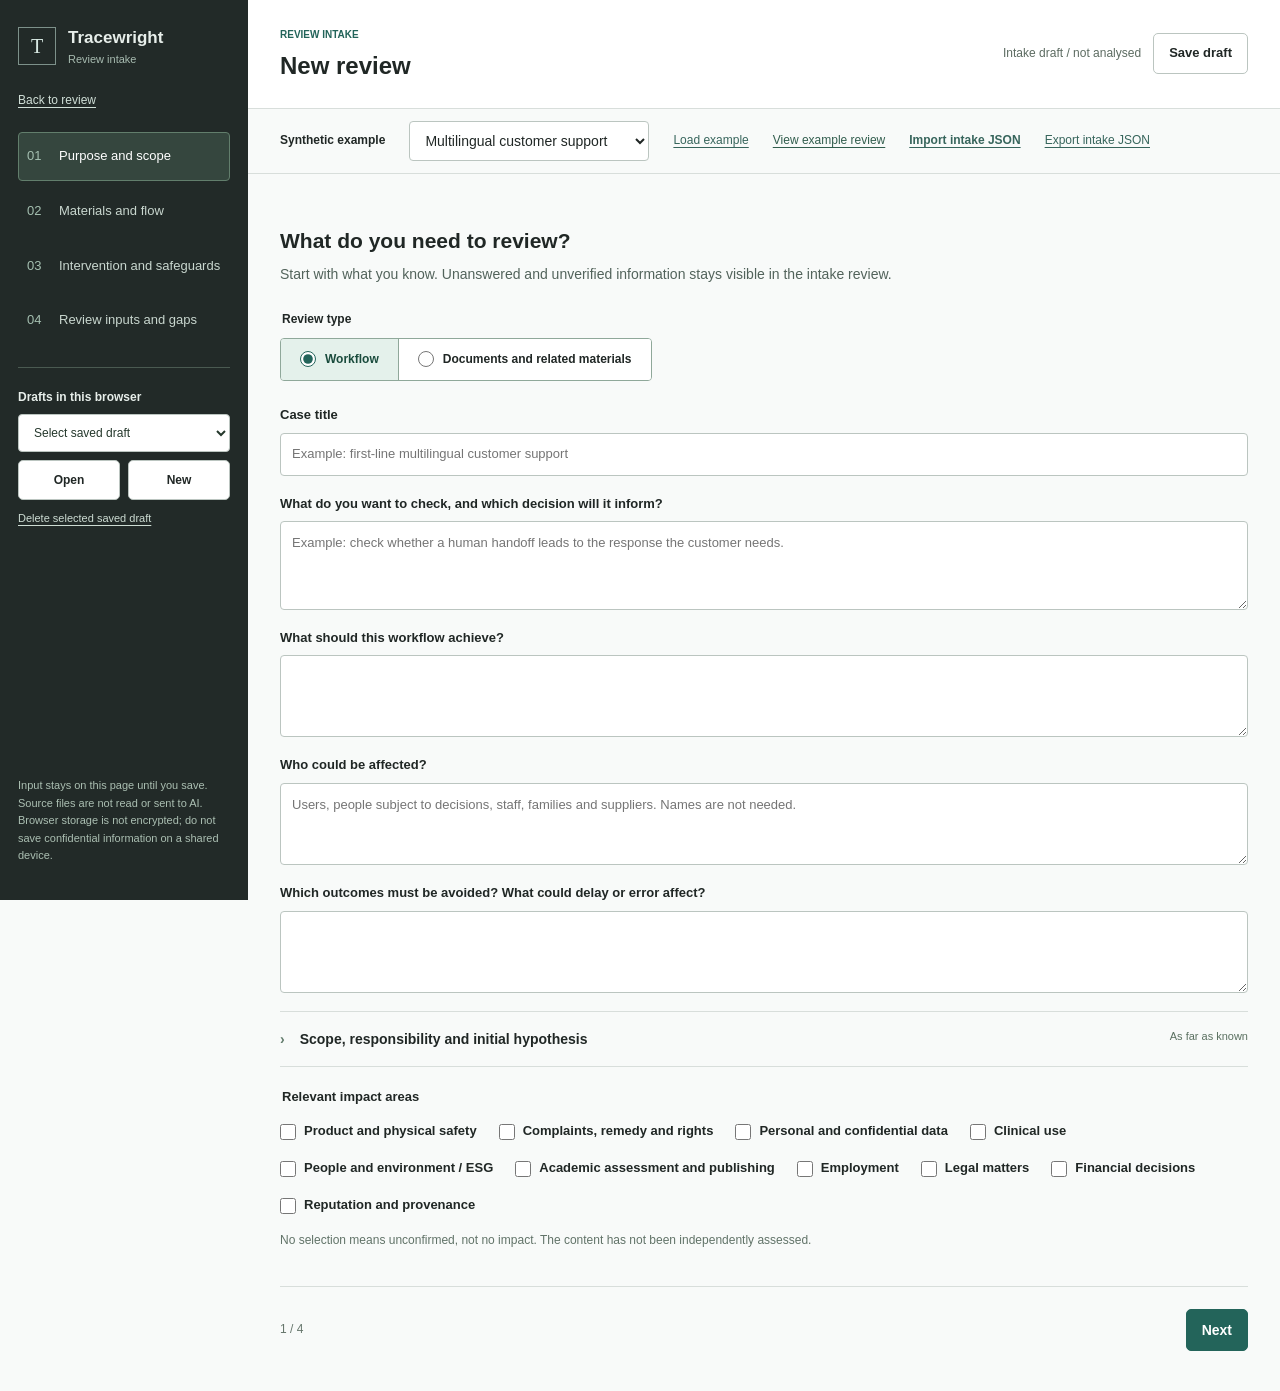
<file: intake.html>
<!doctype html>
<html lang="en">
<head>
  <meta charset="utf-8">
  <meta name="viewport" content="width=device-width, initial-scale=1">
  <title>Tracewright | New review</title>
  <link rel="stylesheet" href="workbench/wwwroot/app.css?v=20260908-en-1">
  <link rel="stylesheet" href="intake.css?v=20260908-en-1">
</head>
<body class="intake-page">
  <div class="intake-shell">
    <aside class="intake-sidebar">
      <a class="intake-brand" href="index.html"><span class="brand-mark" aria-hidden="true">T</span><span><strong>Tracewright</strong><small>Review intake</small></span></a>
      <a class="back-link" href="index.html">Back to review</a>
      <nav id="intake-nav" aria-label="Intake steps"></nav>
      <div class="draft-library">
        <label for="saved-drafts">Drafts in this browser</label>
        <select id="saved-drafts"><option value="">Select saved draft</option></select>
        <div class="library-actions"><button type="button" class="secondary" id="load-draft">Open</button><button type="button" class="secondary" id="new-draft">New</button></div>
        <button type="button" class="text-command" id="delete-draft">Delete selected saved draft</button>
      </div>
      <p class="sidebar-note">Input stays on this page until you save. Source files are not read or sent to AI. Browser storage is not encrypted; do not save confidential information on a shared device.</p>
    </aside>
    <main>
      <header class="intake-topbar"><div><span class="eyebrow">REVIEW INTAKE</span><h1>New review</h1></div><div class="save-actions"><span id="save-state">Unsaved / not analysed</span><button type="button" class="secondary" id="save-draft">Save draft</button></div></header>
      <div class="intake-utility"><label for="sample-case">Synthetic example</label><select id="sample-case"></select><button type="button" class="text-command" id="load-sample">Load example</button><a id="sample-review" href="index.html" target="_blank" rel="noopener" title="Open the selected example review in another tab">View example review</a><label class="text-command file-command">Import intake JSON<input id="import-draft" type="file" accept=".json,application/json"></label><button type="button" class="text-command" id="export-draft">Export intake JSON</button></div>
      <p class="intake-status" id="intake-status" role="status" aria-live="polite"></p>
      <div class="intake-content"><p id="input-origin" class="origin-note" hidden></p><form id="intake-form" autocomplete="off" novalidate><div id="intake-section"></div><footer class="intake-footer"><button type="button" class="secondary" id="previous-step">Back</button><span id="step-label"></span><button type="button" class="primary" id="next-step">Next</button></footer></form></div>
      <noscript>JavaScript is required for this form. Nothing is sent to AI.</noscript>
    </main>
  </div>
  <dialog id="confirm-dialog" aria-labelledby="confirm-heading"><div class="dialog-heading"><h2 id="confirm-heading">Confirm draft change</h2></div><p id="confirm-message"></p><div class="dialog-actions"><button type="button" class="secondary" id="confirm-cancel">Back</button><button type="button" class="primary" id="confirm-accept">Continue</button></div></dialog>
  <dialog id="export-dialog" aria-labelledby="export-heading"><div class="dialog-heading"><h2 id="export-heading">Export intake JSON</h2></div><div class="export-body"><p>This draft includes fields in hidden modes and impact areas, but no source-file contents. Review what is included and where it will be saved.</p><label for="export-text">Intake JSON</label><textarea id="export-text" class="packet-preview" readonly></textarea><p id="export-status" role="status" aria-live="polite"></p></div><div class="dialog-actions"><button type="button" class="secondary" id="export-close">Close</button><button type="button" class="secondary" id="export-download">Download JSON</button><button type="button" class="primary" id="export-copy">Copy JSON</button></div></dialog>
  <script src="demo/cases.js?v=20260908-en-1"></script>
  <script src="demo/workflow-case.js?v=20260908-en-1"></script>
  <script src="demo/access-materials.js?v=20260908-en-1"></script>
  <script src="demo/access-case.js?v=20260908-en-1"></script>
  <script src="demo/intake-model.js?v=20260908-en-1"></script>
  <script src="intake.js?v=20260908-en-1"></script>
</body>
</html>
</file>
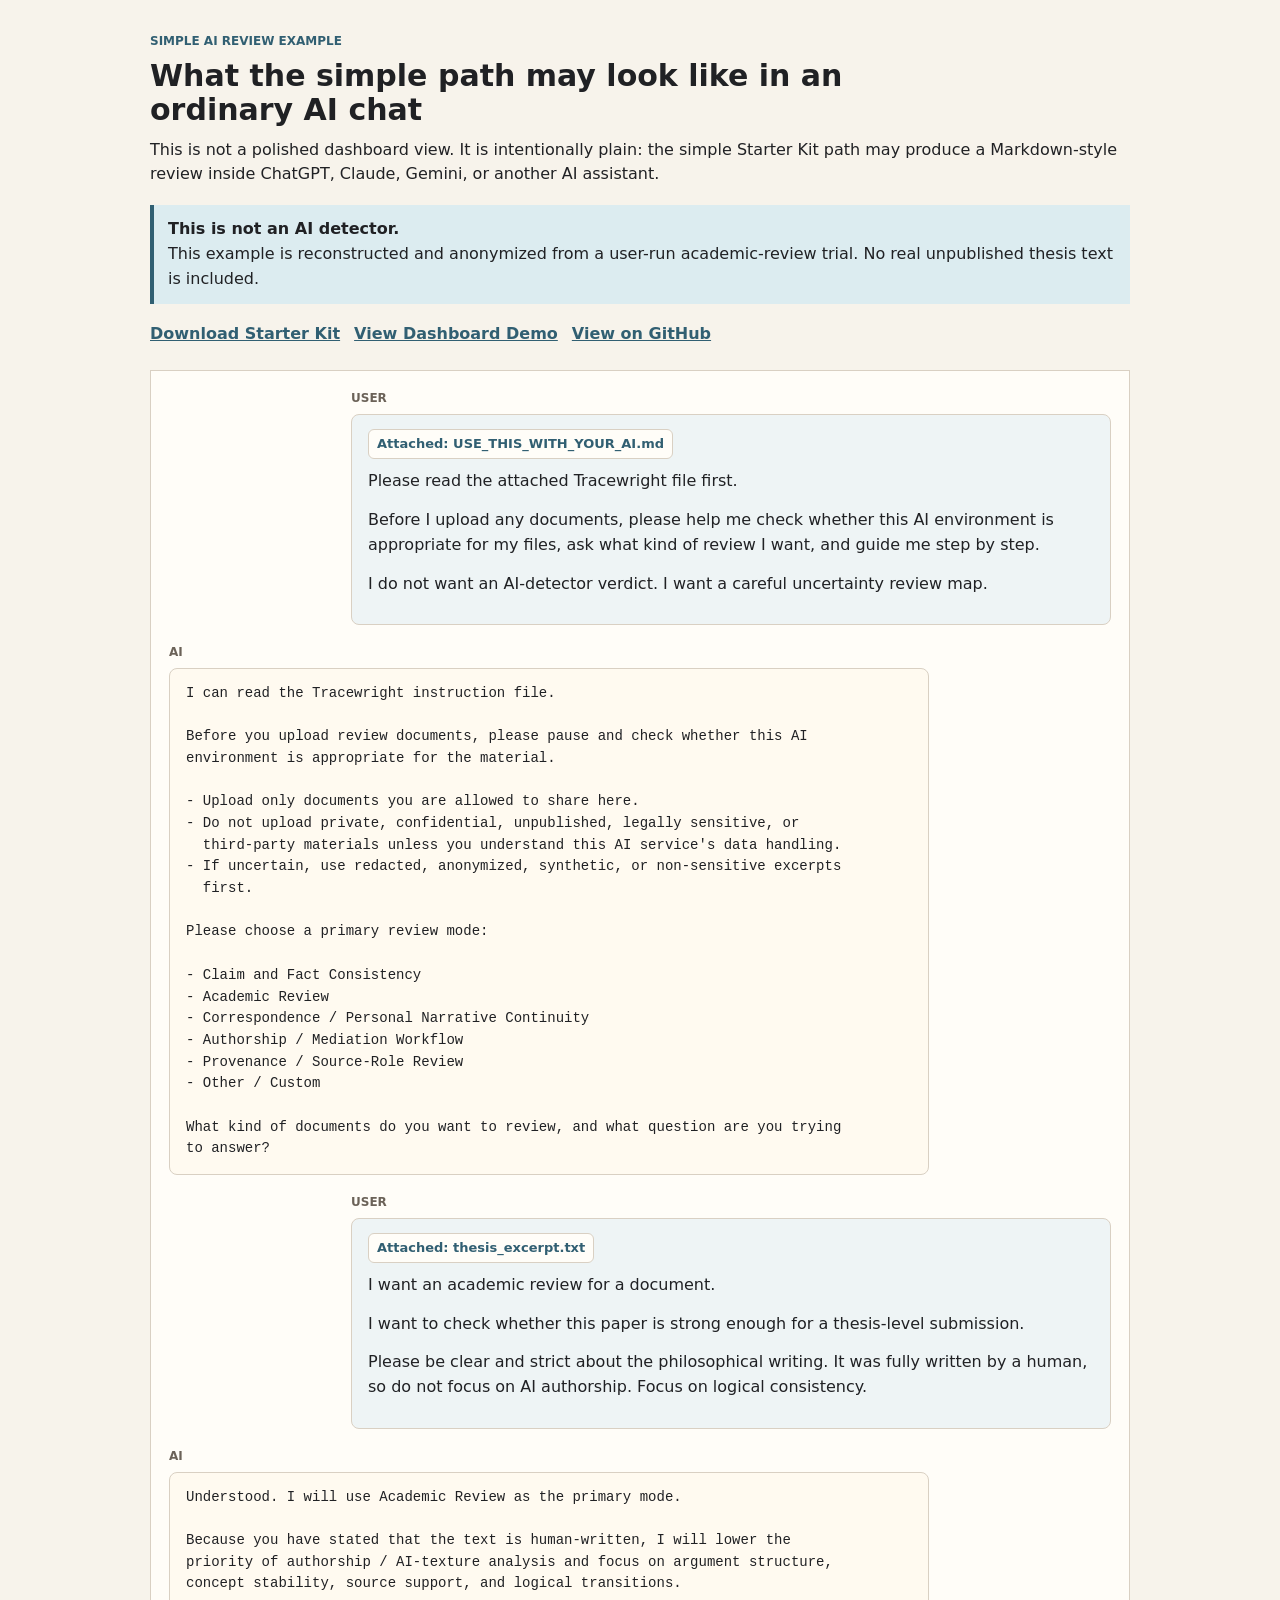
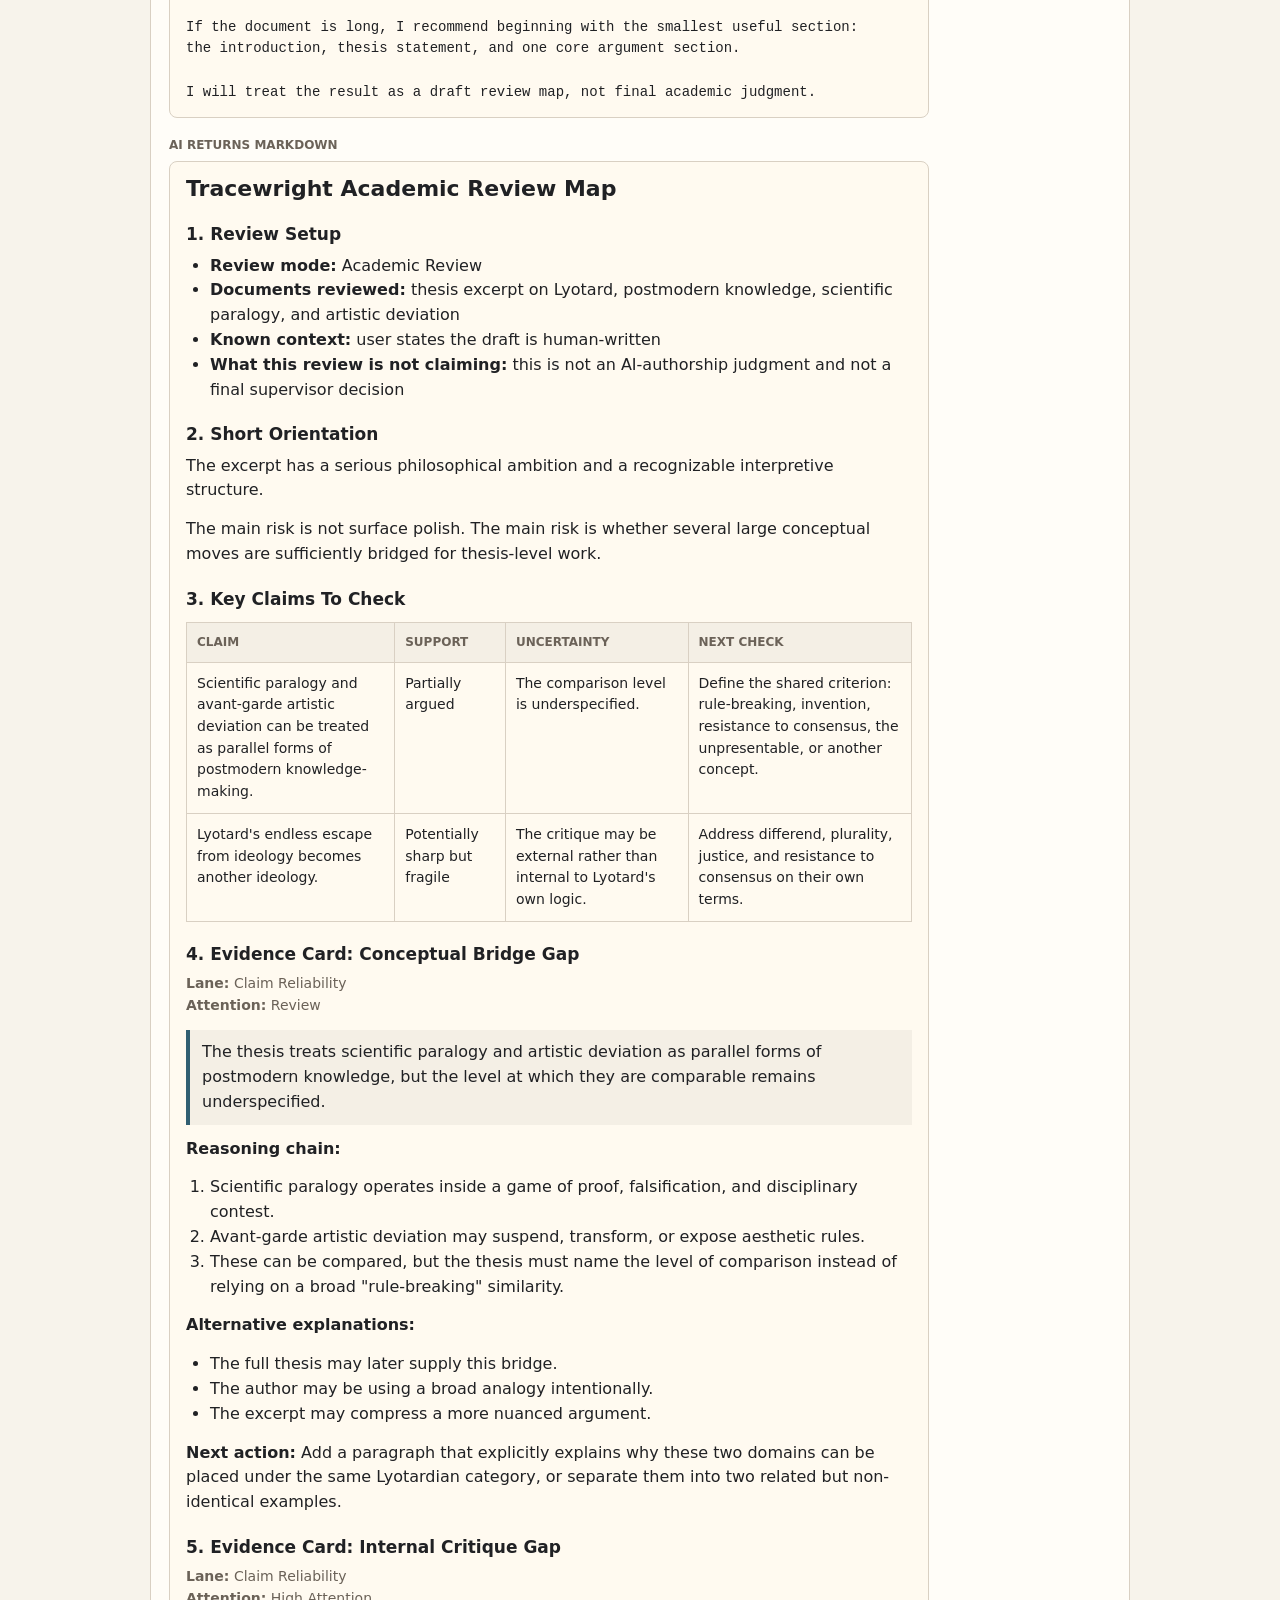
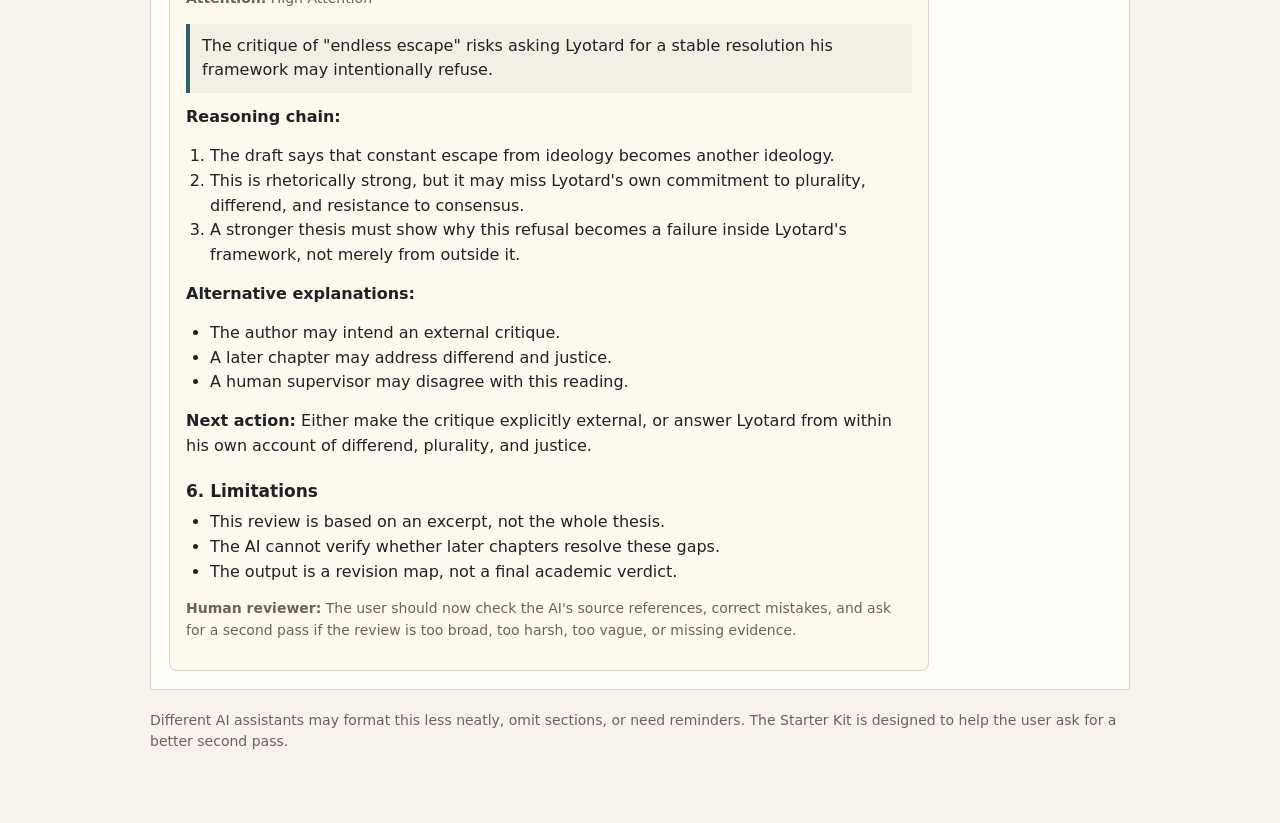
<file: simple-ai-example.html>
﻿<!doctype html>
<html lang="en">
<head>
  <meta charset="utf-8">
  <meta name="viewport" content="width=device-width, initial-scale=1">
  <title>Tracewright Simple AI Review Example</title>
  <style>
    body {
      margin: 0;
      background: #f7f3eb;
      color: #202124;
      font-family: "Segoe UI", system-ui, sans-serif;
      line-height: 1.55;
    }
    main {
      max-width: 980px;
      margin: 0 auto;
      padding: 32px 20px 56px;
    }
    h1 {
      max-width: 780px;
      margin: 0 0 10px;
      font-size: 30px;
      line-height: 1.15;
    }
    p { margin: 0 0 14px; }
    a { color: #315f72; font-weight: 700; }
    .kicker {
      margin: 0 0 8px;
      color: #315f72;
      font-size: 12px;
      font-weight: 800;
      text-transform: uppercase;
    }
    .note {
      border-left: 4px solid #315f72;
      background: #dcecf0;
      padding: 12px 14px;
      margin: 18px 0;
    }
    .links {
      display: flex;
      gap: 14px;
      flex-wrap: wrap;
      margin: 14px 0 24px;
    }
    .chat-log {
      display: grid;
      gap: 18px;
      border: 1px solid #d9d0c3;
      background: #fffdf8;
      padding: 18px;
    }
    .turn {
      width: min(760px, 100%);
    }
    .turn.user { justify-self: end; }
    .turn.ai { justify-self: start; }
    .speaker {
      margin: 0 0 6px;
      color: #6b6258;
      font-size: 12px;
      font-weight: 800;
      text-transform: uppercase;
    }
    .message {
      border: 1px solid #d9d0c3;
      border-radius: 8px;
      background: #fffaf0;
      padding: 14px 16px;
    }
    .user .message {
      background: #eef4f5;
    }
    .attachment {
      display: inline-block;
      border: 1px solid #d9d0c3;
      border-radius: 6px;
      background: #fffdf8;
      padding: 4px 8px;
      margin: 0 0 10px;
      color: #315f72;
      font-size: 13px;
      font-weight: 700;
    }
    pre {
      margin: 0;
      white-space: pre-wrap;
      overflow-wrap: anywhere;
      font-family: Consolas, "Courier New", monospace;
      font-size: 14px;
      line-height: 1.55;
    }
    .rendered-md h2 {
      margin: 0 0 14px;
      font-size: 22px;
      line-height: 1.2;
    }
    .rendered-md h3 {
      margin: 22px 0 8px;
      font-size: 17px;
      line-height: 1.25;
    }
    .rendered-md ul, .rendered-md ol {
      margin: 8px 0 14px;
      padding-left: 24px;
    }
    .rendered-md table {
      width: 100%;
      border-collapse: collapse;
      margin: 12px 0 16px;
      font-size: 14px;
    }
    .rendered-md th, .rendered-md td {
      border: 1px solid #d9d0c3;
      padding: 10px;
      text-align: left;
      vertical-align: top;
    }
    .rendered-md th {
      background: #f4efe5;
      color: #6b6258;
      font-size: 12px;
      text-transform: uppercase;
    }
    .rendered-md blockquote {
      margin: 10px 0 12px;
      border-left: 4px solid #315f72;
      background: #f4efe5;
      padding: 10px 12px;
    }
    .rendered-md .meta {
      color: #6b6258;
      font-size: 14px;
    }
    .footer-note {
      margin-top: 20px;
      color: #6b6258;
      font-size: 14px;
    }
  </style>
</head>
<body>
  <main>
    <p class="kicker">Simple AI Review Example</p>
    <h1>What the simple path may look like in an ordinary AI chat</h1>
    <p>This is not a polished dashboard view. It is intentionally plain: the simple Starter Kit path may produce a Markdown-style review inside ChatGPT, Claude, Gemini, or another AI assistant.</p>
    <div class="note">
      <strong>This is not an AI detector.</strong><br>
      This example is reconstructed and anonymized from a user-run academic-review trial. No real unpublished thesis text is included.
    </div>
    <div class="links">
      <a href="downloads/tracewright-narrative-starter-kit-v0.5.zip" download>Download Starter Kit</a>
      <a href="index.html">View Dashboard Demo</a>
      <a href="https://github.com/ayakoredon/tracewright-narrative-uncertainty-map">View on GitHub</a>
    </div>

    <section class="chat-log" aria-label="Plain Markdown-style AI chat example">
      <article class="turn user">
        <p class="speaker">User</p>
        <div class="message">
          <div class="attachment">Attached: USE_THIS_WITH_YOUR_AI.md</div>
          <p>Please read the attached Tracewright file first.</p>
          <p>Before I upload any documents, please help me check whether this AI environment is appropriate for my files, ask what kind of review I want, and guide me step by step.</p>
          <p>I do not want an AI-detector verdict. I want a careful uncertainty review map.</p>
        </div>
      </article>

      <article class="turn ai">
        <p class="speaker">AI</p>
        <div class="message">
<pre>I can read the Tracewright instruction file.

Before you upload review documents, please pause and check whether this AI
environment is appropriate for the material.

- Upload only documents you are allowed to share here.
- Do not upload private, confidential, unpublished, legally sensitive, or
  third-party materials unless you understand this AI service's data handling.
- If uncertain, use redacted, anonymized, synthetic, or non-sensitive excerpts
  first.

Please choose a primary review mode:

- Claim and Fact Consistency
- Academic Review
- Correspondence / Personal Narrative Continuity
- Authorship / Mediation Workflow
- Provenance / Source-Role Review
- Other / Custom

What kind of documents do you want to review, and what question are you trying
to answer?</pre>
        </div>
      </article>

      <article class="turn user">
        <p class="speaker">User</p>
        <div class="message">
          <div class="attachment">Attached: thesis_excerpt.txt</div>
          <p>I want an academic review for a document.</p>
          <p>I want to check whether this paper is strong enough for a thesis-level submission.</p>
          <p>Please be clear and strict about the philosophical writing. It was fully written by a human, so do not focus on AI authorship. Focus on logical consistency.</p>
        </div>
      </article>

      <article class="turn ai">
        <p class="speaker">AI</p>
        <div class="message">
<pre>Understood. I will use Academic Review as the primary mode.

Because you have stated that the text is human-written, I will lower the
priority of authorship / AI-texture analysis and focus on argument structure,
concept stability, source support, and logical transitions.

If the document is long, I recommend beginning with the smallest useful section:
the introduction, thesis statement, and one core argument section.

I will treat the result as a draft review map, not final academic judgment.</pre>
        </div>
      </article>

      <article class="turn ai">
        <p class="speaker">AI returns Markdown</p>
        <div class="message rendered-md">
          <h2>Tracewright Academic Review Map</h2>

          <h3>1. Review Setup</h3>
          <ul>
            <li><strong>Review mode:</strong> Academic Review</li>
            <li><strong>Documents reviewed:</strong> thesis excerpt on Lyotard, postmodern knowledge, scientific paralogy, and artistic deviation</li>
            <li><strong>Known context:</strong> user states the draft is human-written</li>
            <li><strong>What this review is not claiming:</strong> this is not an AI-authorship judgment and not a final supervisor decision</li>
          </ul>

          <h3>2. Short Orientation</h3>
          <p>The excerpt has a serious philosophical ambition and a recognizable interpretive structure.</p>
          <p>The main risk is not surface polish. The main risk is whether several large conceptual moves are sufficiently bridged for thesis-level work.</p>

          <h3>3. Key Claims To Check</h3>
          <table>
            <thead>
              <tr>
                <th>Claim</th>
                <th>Support</th>
                <th>Uncertainty</th>
                <th>Next check</th>
              </tr>
            </thead>
            <tbody>
              <tr>
                <td>Scientific paralogy and avant-garde artistic deviation can be treated as parallel forms of postmodern knowledge-making.</td>
                <td>Partially argued</td>
                <td>The comparison level is underspecified.</td>
                <td>Define the shared criterion: rule-breaking, invention, resistance to consensus, the unpresentable, or another concept.</td>
              </tr>
              <tr>
                <td>Lyotard's endless escape from ideology becomes another ideology.</td>
                <td>Potentially sharp but fragile</td>
                <td>The critique may be external rather than internal to Lyotard's own logic.</td>
                <td>Address differend, plurality, justice, and resistance to consensus on their own terms.</td>
              </tr>
            </tbody>
          </table>

          <h3>4. Evidence Card: Conceptual Bridge Gap</h3>
          <p class="meta"><strong>Lane:</strong> Claim Reliability<br><strong>Attention:</strong> Review</p>
          <blockquote>The thesis treats scientific paralogy and artistic deviation as parallel forms of postmodern knowledge, but the level at which they are comparable remains underspecified.</blockquote>
          <p><strong>Reasoning chain:</strong></p>
          <ol>
            <li>Scientific paralogy operates inside a game of proof, falsification, and disciplinary contest.</li>
            <li>Avant-garde artistic deviation may suspend, transform, or expose aesthetic rules.</li>
            <li>These can be compared, but the thesis must name the level of comparison instead of relying on a broad "rule-breaking" similarity.</li>
          </ol>
          <p><strong>Alternative explanations:</strong></p>
          <ul>
            <li>The full thesis may later supply this bridge.</li>
            <li>The author may be using a broad analogy intentionally.</li>
            <li>The excerpt may compress a more nuanced argument.</li>
          </ul>
          <p><strong>Next action:</strong> Add a paragraph that explicitly explains why these two domains can be placed under the same Lyotardian category, or separate them into two related but non-identical examples.</p>

          <h3>5. Evidence Card: Internal Critique Gap</h3>
          <p class="meta"><strong>Lane:</strong> Claim Reliability<br><strong>Attention:</strong> High Attention</p>
          <blockquote>The critique of "endless escape" risks asking Lyotard for a stable resolution his framework may intentionally refuse.</blockquote>
          <p><strong>Reasoning chain:</strong></p>
          <ol>
            <li>The draft says that constant escape from ideology becomes another ideology.</li>
            <li>This is rhetorically strong, but it may miss Lyotard's own commitment to plurality, differend, and resistance to consensus.</li>
            <li>A stronger thesis must show why this refusal becomes a failure inside Lyotard's framework, not merely from outside it.</li>
          </ol>
          <p><strong>Alternative explanations:</strong></p>
          <ul>
            <li>The author may intend an external critique.</li>
            <li>A later chapter may address differend and justice.</li>
            <li>A human supervisor may disagree with this reading.</li>
          </ul>
          <p><strong>Next action:</strong> Either make the critique explicitly external, or answer Lyotard from within his own account of differend, plurality, and justice.</p>

          <h3>6. Limitations</h3>
          <ul>
            <li>This review is based on an excerpt, not the whole thesis.</li>
            <li>The AI cannot verify whether later chapters resolve these gaps.</li>
            <li>The output is a revision map, not a final academic verdict.</li>
          </ul>

          <p class="meta"><strong>Human reviewer:</strong> The user should now check the AI's source references, correct mistakes, and ask for a second pass if the review is too broad, too harsh, too vague, or missing evidence.</p>
        </div>
      </article>
    </section>

    <p class="footer-note">Different AI assistants may format this less neatly, omit sections, or need reminders. The Starter Kit is designed to help the user ask for a better second pass.</p>
  </main>
</body>
</html>
</file>
<file: workbench/wwwroot/app.css>
:root {
  --paper: #fbfbf8;
  --surface: #ffffff;
  --surface-muted: #f1f3f1;
  --ink: #202725;
  --muted: #68736f;
  --line: #d8dedb;
  --line-strong: #bbc5c0;
  --green: #23645a;
  --green-soft: #e5f0ec;
  --blue: #3c6474;
  --blue-soft: #e8f0f3;
  --amber: #a9681f;
  --amber-soft: #f7ebda;
  --red: #a34740;
  --red-soft: #f8e9e7;
  --context: #ecefed;
  --shadow: 0 14px 34px rgba(32, 39, 37, 0.08);
  font-family: Inter, "Segoe UI", Arial, sans-serif;
  color: var(--ink);
  background: var(--paper);
}

* { box-sizing: border-box; }
[hidden] { display: none !important; }

body {
  margin: 0;
  min-width: 320px;
  background: var(--paper);
  color: var(--ink);
  letter-spacing: 0;
}

button, input, select, textarea { font: inherit; letter-spacing: 0; }
button, a.button { cursor: pointer; }
button:disabled { cursor: not-allowed; opacity: 0.5; }

.app-shell {
  min-height: 100vh;
  display: grid;
  grid-template-columns: 270px minmax(0, 1fr);
}

.sidebar {
  position: sticky;
  top: 0;
  height: 100vh;
  display: flex;
  flex-direction: column;
  padding: 24px 18px 18px;
  background: #222a28;
  color: #f6f8f7;
  border-right: 1px solid #151a19;
}

.brand-block { display: flex; align-items: center; gap: 12px; margin-bottom: 28px; }
.brand-block strong, .brand-block span { display: block; }
.brand-block strong { font-size: 17px; }
.brand-block div > span { margin-top: 2px; font-size: 12px; color: #b9c4c0; }
.brand-block small { margin-left: 4px; color: #86958f; font-size: 10px; }
.brand-mark {
  width: 38px;
  height: 38px;
  display: grid;
  place-items: center;
  border: 1px solid #7d918a;
  color: #d7e8e2;
  font-family: Georgia, serif;
  font-size: 20px;
}

.primary, .secondary, a.button {
  min-height: 40px;
  display: inline-flex;
  align-items: center;
  justify-content: center;
  padding: 9px 15px;
  border-radius: 5px;
  border: 1px solid transparent;
  font-weight: 650;
  text-decoration: none;
}
.primary { background: var(--green); color: white; border-color: var(--green); }
.primary:hover { background: #194e46; }
.secondary { background: var(--surface); color: var(--ink); border-color: var(--line-strong); }
.secondary:hover { background: var(--surface-muted); }
.wide { width: 100%; }
.sidebar .primary { background: #dfece8; color: #173f38; border-color: #dfece8; }
.sidebar .primary:hover { background: white; }

.side-heading {
  margin: 27px 5px 9px;
  display: flex;
  justify-content: space-between;
  color: #9fb0aa;
  font-size: 11px;
  font-weight: 700;
  text-transform: uppercase;
}

.project-list { display: flex; flex-direction: column; gap: 4px; overflow-y: auto; }
.project-item {
  width: 100%;
  padding: 10px 11px;
  text-align: left;
  color: #dce4e1;
  border: 1px solid transparent;
  border-radius: 5px;
  background: transparent;
}
.project-item:hover { background: #2c3734; }
.project-item.active { background: #34433f; border-color: #4d625c; }
.project-item strong, .project-item span { display: block; }
.project-item strong { white-space: nowrap; overflow: hidden; text-overflow: ellipsis; }
.project-item span { margin-top: 4px; color: #9eaea9; font-size: 11px; }

.local-note {
  margin-top: auto;
  display: flex;
  gap: 9px;
  align-items: flex-start;
  padding: 13px;
  border: 1px solid #3a4845;
  background: #28312f;
  border-radius: 5px;
}
.local-note strong, .local-note span { display: block; }
.local-note strong { font-size: 12px; }
.local-note div > span { margin-top: 4px; color: #aab8b4; font-size: 11px; line-height: 1.45; }
.status-dot { width: 9px; height: 9px; margin-top: 3px; border-radius: 50%; background: var(--muted); flex: 0 0 auto; }
.status-dot.local { background: #5bc3a8; box-shadow: 0 0 0 3px rgba(91, 195, 168, 0.12); }

.main-area { min-width: 0; }
.topbar {
  min-height: 92px;
  display: flex;
  align-items: center;
  justify-content: space-between;
  gap: 24px;
  padding: 21px clamp(24px, 4vw, 58px);
  border-bottom: 1px solid var(--line);
  background: rgba(251, 251, 248, 0.96);
}
.topbar h1 { margin: 5px 0 0; font-size: clamp(19px, 2vw, 26px); line-height: 1.2; }
.eyebrow, .section-label { font-size: 10px; color: var(--green); font-weight: 800; }
.topbar-status { font-size: 12px; color: var(--muted); }
.topbar-actions { display: flex; align-items: center; gap: 14px; }
.quit-button { padding: 7px 9px; color: var(--muted); border: 1px solid var(--line); border-radius: 4px; background: transparent; font-size: 11px; font-weight: 700; }
.quit-button:hover:not(:disabled) { color: var(--red); border-color: #d9aaa6; background: var(--red-soft); }
.closed-screen { min-height: 100vh; display: grid; place-items: center; padding: 30px; background: var(--paper); }
.closed-message { max-width: 620px; padding: 38px; border: 1px solid var(--line); background: var(--surface); text-align: center; }
.closed-message h1 { margin: 0 0 12px; font-family: Georgia, serif; font-size: 38px; font-weight: 500; }
.closed-message p { margin: 0; color: var(--muted); line-height: 1.6; }

.empty-state {
  min-height: calc(100vh - 92px);
  display: grid;
  grid-template-columns: minmax(0, 1.2fr) minmax(300px, 0.8fr);
  gap: clamp(36px, 8vw, 110px);
  align-items: center;
  padding: 54px clamp(24px, 7vw, 100px);
}
.empty-copy { max-width: 720px; }
.empty-copy h2 { margin: 12px 0 18px; max-width: 700px; font-size: clamp(34px, 5vw, 64px); line-height: 1.03; font-family: Georgia, serif; font-weight: 500; }
.empty-copy p { max-width: 680px; color: var(--muted); font-size: 17px; line-height: 1.7; }
.empty-copy .primary { margin-top: 15px; }
.process-map { border-top: 1px solid var(--line-strong); }
.process-map div { min-height: 94px; display: grid; grid-template-columns: 35px 90px 1fr; align-items: center; gap: 12px; border-bottom: 1px solid var(--line); }
.process-map div > span { width: 27px; height: 27px; display: grid; place-items: center; border: 1px solid var(--line-strong); color: var(--green); font-size: 12px; }
.process-map small { color: var(--muted); line-height: 1.4; }

.workflow-tabs {
  position: sticky;
  top: 0;
  z-index: 5;
  display: grid;
  grid-template-columns: repeat(4, minmax(140px, 1fr));
  padding: 0 clamp(24px, 4vw, 58px);
  border-bottom: 1px solid var(--line);
  background: rgba(251, 251, 248, 0.97);
  overflow-x: auto;
}
.workflow-tab {
  min-height: 56px;
  display: flex;
  align-items: center;
  justify-content: center;
  gap: 8px;
  color: var(--muted);
  border: 0;
  border-bottom: 3px solid transparent;
  background: transparent;
  white-space: nowrap;
  font-weight: 650;
}
.workflow-tab span { width: 22px; height: 22px; display: grid; place-items: center; border: 1px solid var(--line-strong); border-radius: 50%; font-size: 11px; }
.workflow-tab.active { color: var(--green); border-bottom-color: var(--green); }
.workflow-tab.active span { color: white; background: var(--green); border-color: var(--green); }

.view-panel { display: none; padding: 42px clamp(24px, 4vw, 58px) 70px; }
.view-panel.active { display: block; }
.panel-heading { display: flex; justify-content: space-between; gap: 36px; align-items: flex-end; max-width: 1280px; margin: 0 auto 28px; }
.panel-heading h2 { margin: 8px 0 0; max-width: 760px; font-family: Georgia, serif; font-size: clamp(28px, 3.6vw, 43px); font-weight: 500; line-height: 1.08; }
.panel-heading > p { max-width: 420px; margin: 0; color: var(--muted); line-height: 1.55; }

.form-layout { max-width: 1100px; margin: 0 auto; background: var(--surface); border: 1px solid var(--line); }
.form-section { display: grid; grid-template-columns: 170px minmax(0, 1fr); gap: 22px 28px; padding: 28px; border-bottom: 1px solid var(--line); }
.form-section h3 { grid-row: 1 / span 5; margin: 3px 0 0; font-size: 14px; }
.field { display: flex; flex-direction: column; gap: 7px; min-width: 0; }
.field.full { grid-column: 2; }
.field-grid { display: grid; gap: 18px; }
.field-grid.two { grid-template-columns: repeat(2, minmax(0, 1fr)); grid-column: 2; }
.field-grid.compact { grid-column: auto; }
label, legend { font-size: 12px; font-weight: 700; }
input, select, textarea {
  width: 100%;
  border: 1px solid var(--line-strong);
  border-radius: 4px;
  background: white;
  color: var(--ink);
  padding: 10px 11px;
}
textarea { resize: vertical; line-height: 1.55; }
input:focus, select:focus, textarea:focus { outline: 3px solid rgba(35, 100, 90, 0.13); border-color: var(--green); }
.field small { color: var(--muted); line-height: 1.4; }
.muted { color: var(--muted); font-weight: 400; }
fieldset.field { margin: 0; padding: 0; border: 0; }
.check-grid { display: grid; grid-template-columns: repeat(3, minmax(0, 1fr)); gap: 8px; margin-top: 4px; }
.check-grid label { display: flex; gap: 7px; align-items: center; padding: 9px; border: 1px solid var(--line); font-weight: 500; }
.check-grid input, .safety-confirmation input { width: auto; }
.safety-confirmation { grid-column: 2; display: flex; gap: 11px; align-items: flex-start; padding: 15px; border-left: 4px solid var(--amber); background: var(--amber-soft); font-weight: 400; line-height: 1.5; }
.safety-confirmation strong { display: block; }
.safety-confirmation input { margin-top: 4px; }
.sensitive-intake { gap: 15px; padding: 18px; border: 1px solid var(--line); background: var(--surface-muted); }
.sensitive-intake.active { border-left: 4px solid var(--blue); background: var(--blue-soft); }
.sensitive-intake-heading { display: flex; align-items: flex-start; justify-content: space-between; gap: 20px; }
.sensitive-mode-toggle { display: flex; align-items: flex-start; gap: 10px; font-weight: 400; }
.sensitive-mode-toggle input { width: auto; margin-top: 4px; }
.sensitive-mode-toggle strong, .sensitive-mode-toggle small { display: block; }
.sensitive-mode-toggle strong { margin-bottom: 4px; font-size: 14px; }
.sensitive-mode-toggle small { color: var(--muted); font-weight: 400; line-height: 1.45; }
.sensitive-intake-note { margin: 0; color: var(--muted); font-size: 12px; line-height: 1.55; }
.sensitive-mode-details { display: grid; gap: 18px; padding-top: 16px; border-top: 1px solid #bfd1d8; }
.sensitive-mode-details .field.full, .sensitive-mode-details .safety-confirmation { grid-column: auto; }
.sensitive-confirmation { margin-top: 2px; }
.badge.sensitive { color: #315c6a; background: #dcebef; }
.form-actions { display: flex; justify-content: flex-end; gap: 10px; padding: 20px 28px; }

.materials-layout { max-width: 1280px; margin: 0 auto; display: grid; grid-template-columns: minmax(300px, 410px) minmax(0, 1fr); gap: 24px; align-items: start; }
.upload-panel, .inventory-panel { background: var(--surface); border: 1px solid var(--line); padding: 22px; }
.upload-panel { position: sticky; top: 78px; }
.drop-zone { min-height: 190px; display: flex; flex-direction: column; justify-content: center; align-items: center; gap: 7px; padding: 22px; text-align: center; border: 1px dashed #8da098; background: #f6faf8; cursor: pointer; }
.drop-zone.dragging { border-color: var(--green); background: var(--green-soft); }
.drop-zone strong { font-size: 17px; }
.drop-zone span { color: var(--green); }
.drop-zone small { max-width: 290px; color: var(--muted); font-weight: 400; line-height: 1.45; }
.drop-zone input { position: absolute; width: 1px; height: 1px; overflow: hidden; opacity: 0; }
.selected-file-summary { margin: 11px 0 18px; color: var(--muted); font-size: 12px; }
.sensitive-materials-notice { max-width: 1280px; margin: 0 auto 20px; padding: 17px 19px; border-left: 4px solid var(--blue); background: var(--blue-soft); }
.sensitive-materials-notice strong { display: block; margin: 6px 0 4px; }
.sensitive-materials-notice p { margin: 0; color: #4a5960; line-height: 1.55; }
.upload-panel .field-grid { margin-bottom: 18px; }
.inventory-heading { display: flex; justify-content: space-between; align-items: center; gap: 18px; padding-bottom: 18px; border-bottom: 1px solid var(--line); }
.inventory-heading h3 { margin: 0 0 4px; }
.inventory-heading span { color: var(--muted); font-size: 12px; }
.material-list { margin-top: 12px; }
.material-empty { padding: 48px 20px; text-align: center; color: var(--muted); }
.material-row { display: grid; grid-template-columns: 62px minmax(0, 1fr) auto; gap: 14px; align-items: start; padding: 15px 5px; border-bottom: 1px solid var(--line); }
.material-row.context-only { margin: 6px 0; padding: 14px 10px; background: var(--context); border-bottom: 0; color: #59615e; }
.source-id { color: var(--green); font-family: Consolas, monospace; font-size: 12px; font-weight: 700; }
.material-name { overflow-wrap: anywhere; font-weight: 700; }
.material-meta { display: flex; flex-wrap: wrap; gap: 7px 13px; margin-top: 7px; color: var(--muted); font-size: 11px; }
.text-button { padding: 3px; color: var(--red); border: 0; background: transparent; font-weight: 700; }

.transmission-boundary { max-width: 1280px; margin: 0 auto 22px; border: 1px solid #86aa9f; background: #f4faf7; }
.boundary-title { display: flex; align-items: center; gap: 9px; padding: 13px 18px; border-bottom: 1px solid #bed3cc; }
.boundary-grid { display: grid; grid-template-columns: repeat(5, minmax(0, 1fr)); }
.boundary-grid div { padding: 14px 18px; border-right: 1px solid #d2e1dc; }
.boundary-grid div:last-child { border-right: 0; }
.boundary-grid span, .boundary-grid strong { display: block; }
.boundary-grid span { margin-bottom: 5px; color: var(--muted); font-size: 11px; }
.boundary-grid strong { font-size: 13px; }
.model-quality-notice { max-width: 1280px; display: grid; grid-template-columns: minmax(260px, 0.7fr) minmax(0, 1.3fr); gap: 30px; margin: 0 auto 22px; padding: 20px 22px; border-left: 4px solid var(--amber); background: var(--amber-soft); }
.model-quality-notice h3 { margin: 7px 0 0; font-size: 18px; line-height: 1.35; }
.model-quality-notice p { margin: 0 0 8px; color: #5b5145; line-height: 1.55; }
.model-quality-notice p:last-child { margin-bottom: 0; }
.connector-grid { max-width: 1280px; margin: 0 auto; display: grid; grid-template-columns: repeat(2, minmax(0, 1fr)); gap: 20px; }
.connector-card { min-height: 330px; padding: 23px; border: 1px solid var(--line); background: var(--surface); }
.connector-card.disabled { min-height: auto; grid-column: 1 / -1; background: var(--surface-muted); color: var(--muted); }
.connector-topline { display: flex; justify-content: space-between; align-items: center; gap: 15px; }
.connector-type { font-size: 10px; font-weight: 800; color: var(--blue); }
.connector-card h3 { margin: 18px 0 8px; font-size: 22px; }
.connector-card p { color: var(--muted); line-height: 1.55; }
.connector-card ol { padding-left: 20px; color: #45504c; line-height: 1.65; }
.badge { padding: 4px 7px; border-radius: 3px; font-size: 10px; font-weight: 800; }
.badge.ready { color: var(--green); background: var(--green-soft); }
.badge.checking { color: var(--blue); background: var(--blue-soft); }
.badge.unavailable, .badge.later { color: var(--muted); background: var(--surface-muted); }
.badge.running { color: var(--amber); background: var(--amber-soft); }
.badge.failed { color: var(--red); background: var(--red-soft); }
.connector-actions { display: flex; gap: 9px; flex-wrap: wrap; margin-top: 21px; }
.import-row { display: grid; grid-template-columns: minmax(0, 1fr) auto; gap: 8px; margin-top: 14px; }
.import-row input { min-width: 0; font-size: 12px; }
.import-status { margin: 10px 0 0; padding: 9px 11px; border-left: 3px solid var(--line-strong); background: var(--surface-muted); color: var(--muted); font-size: 12px; line-height: 1.45; }
.import-status[data-state="success"] { border-color: var(--green); background: var(--green-soft); color: var(--green); }
.import-status[data-state="error"] { border-color: var(--red); background: var(--red-soft); color: var(--red); }
.connector-detail, .run-status { margin-top: 17px; padding: 11px 12px; background: var(--surface-muted); color: var(--muted); font-size: 12px; line-height: 1.5; }
.run-status[data-state="completed"] { color: var(--green); background: var(--green-soft); }
.run-status[data-state="failed"] { color: var(--red); background: var(--red-soft); }
.connection-footer { max-width: 1280px; display: flex; justify-content: flex-end; margin: 20px auto 0; }

.review-heading { align-items: flex-end; }
.review-empty { max-width: 880px; margin: 50px auto; padding: 38px; text-align: center; border: 1px dashed var(--line-strong); background: var(--surface); }
.review-empty h3 { margin-top: 0; }
.review-empty p { color: var(--muted); line-height: 1.6; }
.review-tabs { max-width: 1280px; display: flex; gap: 7px; margin: 0 auto 20px; padding: 8px; border: 1px solid #cbd5d1; background: #edf2f0; overflow-x: auto; }
.review-tab { min-height: 42px; padding: 10px 14px; color: #34534c; border: 1px solid #c4cfca; background: var(--surface); font-weight: 750; white-space: nowrap; }
.review-tab:hover { color: #294f59; border-color: #8faab4; background: var(--blue-soft); }
.review-tab:focus-visible { outline: 3px solid rgba(60, 100, 116, 0.28); outline-offset: 2px; }
.review-tab.active { color: white; border-color: var(--green); background: var(--green); box-shadow: 0 4px 12px rgba(35, 100, 90, 0.18); }
.review-tab span { min-width: 21px; display: inline-grid; place-items: center; margin-left: 5px; padding: 2px 5px; color: inherit; border: 1px solid #c9d7d2; border-radius: 3px; background: var(--green-soft); font-size: 11px; line-height: 1.2; }
.review-tab.active span { border-color: rgba(255, 255, 255, 0.34); background: rgba(255, 255, 255, 0.16); }
.review-section { display: none; max-width: 1280px; margin: 0 auto; }
.review-section.active { display: block; }
.summary-band { display: grid; grid-template-columns: minmax(0, 1.5fr) minmax(240px, 0.5fr); border: 1px solid var(--line); background: var(--surface); }
.summary-main { padding: 28px; }
.summary-main h3 { margin: 7px 0 12px; font-family: Georgia, serif; font-size: 29px; font-weight: 500; }
.summary-main p { color: #4b5652; line-height: 1.65; }
.summary-aside { padding: 22px; background: var(--surface-muted); }
.summary-stat { padding: 11px 0; border-bottom: 1px solid var(--line); }
.summary-stat:last-child { border-bottom: 0; }
.summary-stat span, .summary-stat strong { display: block; }
.summary-stat span { color: var(--muted); font-size: 10px; text-transform: uppercase; font-weight: 800; }
.summary-stat strong { margin-top: 5px; line-height: 1.4; }
.review-grid { display: grid; grid-template-columns: repeat(2, minmax(0, 1fr)); gap: 18px; margin-top: 18px; }
.review-card { padding: 20px; border: 1px solid var(--line); background: var(--surface); }
.review-card h3 { margin: 0 0 10px; }
.review-card p, .review-card li { color: #4e5955; line-height: 1.55; }
.high-impact { border-left: 4px solid var(--red); background: var(--red-soft); }
.sensitive-review-band { margin-bottom: 18px; border: 1px solid #92aeb8; background: #f2f8fa; }
.sensitive-review-heading { display: flex; align-items: flex-start; justify-content: space-between; gap: 18px; padding: 22px 24px 0; }
.sensitive-review-heading h3 { margin: 7px 0 0; font-family: Georgia, serif; font-size: 28px; font-weight: 500; }
.decision-boundary { margin: 15px 24px 0; padding: 14px 16px; border-left: 4px solid var(--blue); background: white; line-height: 1.6; }
.sensitive-review-facts { display: grid; grid-template-columns: minmax(0, 1.3fr) minmax(150px, 0.4fr) minmax(0, 1fr); margin: 20px 24px 0; border-top: 1px solid #c8d9df; border-bottom: 1px solid #c8d9df; }
.sensitive-review-facts div { padding: 13px 15px; border-right: 1px solid #c8d9df; }
.sensitive-review-facts div:last-child { border-right: 0; }
.sensitive-review-facts span, .sensitive-review-facts strong { display: block; }
.sensitive-review-facts span { margin-bottom: 5px; color: var(--muted); font-size: 10px; font-weight: 800; text-transform: uppercase; }
.sensitive-review-facts strong { line-height: 1.45; }
.sensitive-review-columns { display: grid; grid-template-columns: repeat(2, minmax(0, 1fr)); gap: 0; padding: 10px 24px 22px; }
.sensitive-review-columns > div { padding: 14px 16px; border-bottom: 1px solid #c8d9df; }
.sensitive-review-columns > div:nth-child(odd) { border-right: 1px solid #c8d9df; }
.sensitive-review-columns h4 { margin: 0 0 8px; font-size: 11px; text-transform: uppercase; color: var(--muted); }
.sensitive-review-columns ul { margin: 0; padding-left: 18px; }
.sensitive-review-columns li { margin-bottom: 5px; line-height: 1.5; }
.limitations { border-left: 4px solid var(--amber); }
.table-wrap { overflow-x: auto; border: 1px solid var(--line); background: var(--surface); }
table { width: 100%; border-collapse: collapse; min-width: 760px; }
th, td { padding: 12px 13px; text-align: left; vertical-align: top; border-bottom: 1px solid var(--line); line-height: 1.45; }
th { color: var(--muted); background: var(--surface-muted); font-size: 10px; text-transform: uppercase; }
td { font-size: 13px; }
.posture { display: inline-block; padding: 3px 6px; border-radius: 3px; background: var(--surface-muted); font-size: 10px; font-weight: 800; }
.posture.high-attention, .posture.high { color: var(--red); background: var(--red-soft); }
.posture.review, .posture.medium { color: var(--amber); background: var(--amber-soft); }
.posture.stable-anchored, .posture.low { color: var(--green); background: var(--green-soft); }
.evidence-toolbar { display: flex; gap: 7px; flex-wrap: wrap; margin-bottom: 14px; }
.filter-button { padding: 7px 10px; color: var(--muted); border: 1px solid var(--line); background: var(--surface); border-radius: 4px; font-weight: 650; }
.filter-button.active { color: white; border-color: var(--blue); background: var(--blue); }
.evidence-list { display: flex; flex-direction: column; gap: 12px; }
.evidence-card { border: 1px solid var(--line); background: var(--surface); }
.evidence-card > summary { list-style: none; display: grid; grid-template-columns: minmax(0, 1fr) auto; gap: 18px; align-items: center; padding: 17px 19px; cursor: pointer; }
.evidence-card > summary::-webkit-details-marker { display: none; }
.evidence-card > summary h3 { margin: 5px 0 0; font-size: 16px; }
.evidence-kicker { display: flex; flex-wrap: wrap; gap: 6px; color: var(--muted); font-size: 10px; font-weight: 800; text-transform: uppercase; }
.evidence-body { padding: 0 19px 19px; border-top: 1px solid var(--line); }
.source-excerpt { margin: 17px 0; padding: 16px; border-left: 3px solid var(--blue); background: var(--blue-soft); font-family: Georgia, serif; line-height: 1.65; white-space: pre-wrap; }
.evidence-columns { display: grid; grid-template-columns: repeat(2, minmax(0, 1fr)); gap: 16px; }
.evidence-block { padding: 14px; border: 1px solid var(--line); }
.evidence-block h4 { margin: 0 0 7px; font-size: 11px; text-transform: uppercase; color: var(--muted); }
.evidence-block p { margin: 0; line-height: 1.55; }
.evidence-block ul { margin: 0; padding-left: 18px; }
.marked-list { margin: 0 0 16px; padding: 0; list-style: none; }
.marked-list li { padding: 9px 0; border-bottom: 1px solid var(--line); }
.marked-list code { color: var(--blue); background: var(--blue-soft); padding: 2px 4px; white-space: normal; }
.next-action { grid-column: 1 / -1; border-left: 4px solid var(--green); }
.transformation-section { margin-bottom: 20px; border: 1px solid #a9bdc4; background: #f7fafb; }
.transformation-heading { display: flex; align-items: flex-end; justify-content: space-between; gap: 24px; padding: 20px 22px; border-bottom: 1px solid #cfdbdf; }
.transformation-heading h3 { margin: 6px 0 0; font-family: Georgia, serif; font-size: 25px; font-weight: 500; }
.transformation-heading p { max-width: 440px; margin: 0; color: var(--muted); line-height: 1.5; }
.transformation-chain { margin: 0; padding: 0; list-style: none; }
.transformation-stage { display: grid; grid-template-columns: 42px minmax(0, 0.85fr) minmax(320px, 1.15fr); gap: 16px; align-items: start; padding: 18px 22px; border-bottom: 1px solid #cfdbdf; }
.transformation-stage:last-child { border-bottom: 0; }
.stage-sequence { width: 32px; height: 32px; display: grid; place-items: center; color: white; background: var(--blue); font-weight: 800; }
.stage-topline { display: flex; align-items: center; justify-content: space-between; gap: 12px; }
.stage-main p { margin: 8px 0; line-height: 1.55; }
.stage-sources { color: var(--muted); font-family: Consolas, monospace; font-size: 11px; line-height: 1.5; }
.stage-effects { margin: 0; }
.stage-effects div { display: grid; grid-template-columns: 150px minmax(0, 1fr); gap: 10px; padding: 6px 0; border-bottom: 1px solid #dbe4e7; }
.stage-effects div:last-child { border-bottom: 0; }
.stage-effects dt { color: var(--muted); font-size: 10px; font-weight: 800; text-transform: uppercase; }
.stage-effects dd { margin: 0; line-height: 1.45; }
.follow-up-list { display: flex; flex-direction: column; gap: 10px; }
.follow-up-item { display: grid; grid-template-columns: 90px minmax(0, 1fr) auto; gap: 15px; align-items: start; padding: 16px; border: 1px solid var(--line); background: var(--surface); }
.follow-up-item p { margin: 0; line-height: 1.55; }

.toast { position: fixed; right: 24px; top: 20px; z-index: 50; max-width: 420px; padding: 12px 15px; color: white; background: #26312e; border-radius: 4px; box-shadow: var(--shadow); }
.toast.error { background: var(--red); }

dialog { width: min(920px, calc(100vw - 40px)); max-height: 86vh; padding: 0; border: 1px solid var(--line); border-radius: 6px; box-shadow: var(--shadow); }
dialog::backdrop { background: rgba(26, 32, 30, 0.48); }
.dialog-heading { display: flex; justify-content: space-between; align-items: flex-start; padding: 20px 22px; border-bottom: 1px solid var(--line); }
.dialog-heading h2 { margin: 5px 0 0; font-family: Georgia, serif; font-weight: 500; }
.icon-button { width: 35px; height: 35px; border: 1px solid var(--line); background: white; border-radius: 4px; }
dialog pre { max-height: 58vh; margin: 0; padding: 20px 22px; overflow: auto; white-space: pre-wrap; background: #f8f8f5; font: 12px/1.55 Consolas, monospace; }
.dialog-actions { display: flex; justify-content: flex-end; gap: 8px; padding: 14px 22px; border-top: 1px solid var(--line); }

@media (max-width: 980px) {
  .app-shell { grid-template-columns: 1fr; }
  .sidebar { position: static; height: auto; padding: 14px 18px; display: grid; grid-template-columns: 1fr auto; align-items: center; }
  .brand-block { margin: 0; }
  .sidebar > .primary { width: auto; }
  .side-heading, .project-list, .local-note { display: none; }
  .empty-state { grid-template-columns: 1fr; }
  .process-map { max-width: 660px; }
  .panel-heading { align-items: flex-start; flex-direction: column; }
  .form-section { grid-template-columns: 1fr; }
  .form-section h3, .field.full, .field-grid.two, .safety-confirmation { grid-column: 1; grid-row: auto; }
  .materials-layout { grid-template-columns: 1fr; }
  .upload-panel { position: static; }
  .boundary-grid { grid-template-columns: repeat(2, 1fr); }
  .model-quality-notice { grid-template-columns: 1fr; gap: 12px; }
  .boundary-grid div:nth-child(2) { border-right: 0; }
  .connector-grid { grid-template-columns: 1fr; }
  .connector-card.disabled { grid-column: auto; }
  .transformation-heading { align-items: flex-start; flex-direction: column; }
  .transformation-stage { grid-template-columns: 42px minmax(0, 1fr); }
  .stage-effects { grid-column: 2; }
}

@media (max-width: 680px) {
  .topbar { align-items: flex-start; padding: 17px 18px; }
  .topbar-status { display: none; }
  .topbar-actions { margin-left: auto; }
  .empty-state { padding: 40px 20px; }
  .empty-copy h2 { font-size: 38px; }
  .process-map div { grid-template-columns: 32px 1fr; }
  .process-map small { grid-column: 2; padding-bottom: 14px; }
  .workflow-tabs { padding: 0 10px; grid-template-columns: repeat(4, auto); justify-content: start; }
  .workflow-tab { padding: 0 14px; }
  .view-panel { padding: 32px 16px 55px; }
  .field-grid.two, .check-grid, .boundary-grid, .summary-band, .review-grid, .evidence-columns, .sensitive-review-facts, .sensitive-review-columns { grid-template-columns: 1fr; }
  .boundary-grid div { border-right: 0; border-bottom: 1px solid #d2e1dc; }
  .boundary-grid div:last-child { border-bottom: 0; }
  .form-actions, .inventory-heading { align-items: stretch; flex-direction: column; }
  .import-row { grid-template-columns: 1fr; }
  .follow-up-item { grid-template-columns: 1fr; }
  .material-row { grid-template-columns: 50px minmax(0, 1fr); }
  .material-row .text-button { grid-column: 2; justify-self: end; }
  .sensitive-intake-heading, .sensitive-review-heading { align-items: flex-start; flex-direction: column; }
  .sensitive-review-facts div, .sensitive-review-columns > div, .sensitive-review-columns > div:nth-child(odd) { border-right: 0; }
  .transformation-stage { grid-template-columns: 34px minmax(0, 1fr); padding: 16px; }
  .stage-effects div { grid-template-columns: 1fr; gap: 3px; }
}
</file>
<file: public-demo.css>
html, body { min-height: 100%; }

main.main-area {
  max-width: none;
  padding: 0;
}

.demo-app-shell { background: var(--paper); }
.demo-sidebar { z-index: 10; }
.sidebar-download { text-align: center; font-size: 12px; }

.sidebar-footer {
  margin-top: auto;
}

.demo-local-note { margin-top: 18px; }

.demo-resource-links {
  display: flex;
  flex-wrap: wrap;
  gap: 7px 12px;
  margin: 13px 2px 0;
}

.demo-resource-links a {
  color: #adbbb6;
  font-size: 10px;
  font-weight: 700;
  text-decoration: none;
}

.demo-resource-links a:hover { color: #ffffff; }
.demo-mobile-case { display: none; }

.project-item strong { line-height: 1.35; }
.project-item span { line-height: 1.35; }

.demo-statuses { flex-wrap: wrap; justify-content: flex-end; }
.demo-badge {
  display: inline-flex;
  min-height: 27px;
  align-items: center;
  padding: 5px 8px;
  border: 1px solid #96b8ad;
  border-radius: 3px;
  color: var(--green);
  background: var(--green-soft);
  font-size: 9px;
  font-weight: 850;
}
.demo-badge.muted-badge {
  border-color: var(--line-strong);
  color: var(--muted);
  background: var(--surface-muted);
}

.demo-frame {
  padding: 28px clamp(20px, 4vw, 58px) 70px;
}

.demo-notice {
  max-width: 1280px;
  display: grid;
  grid-template-columns: minmax(0, 1fr) minmax(220px, 320px);
  gap: 24px;
  margin: 0 auto 22px;
  padding: 18px 20px;
  border-left: 4px solid var(--blue);
  background: var(--blue-soft);
}

.demo-notice strong {
  display: block;
  margin: 6px 0;
  font-size: 16px;
}

.demo-notice p {
  margin: 0;
  color: #4d5c61;
  font-size: 13px;
  line-height: 1.55;
}

.demo-case-meta {
  display: flex;
  flex-direction: column;
  justify-content: center;
  padding-left: 20px;
  border-left: 1px solid #bdd0d6;
}

.demo-case-meta span {
  color: var(--muted);
  font-size: 10px;
  font-weight: 800;
  text-transform: uppercase;
}

.demo-case-meta strong { margin: 7px 0 0; line-height: 1.4; }
.demo-frame .review-tabs { position: sticky; top: 0; z-index: 4; }
.demo-frame .review-section { min-height: 360px; }
.posture.observe { color: var(--amber); background: var(--amber-soft); }
.posture.mediated-layer { color: var(--blue); background: var(--blue-soft); }

.summary-band .section-label { text-transform: uppercase; }
.summary-main .summary-principle { margin-bottom: 0; font-size: 13px; font-weight: 700; }

.interpretation-band {
  max-width: 1280px;
  margin: 18px auto 0;
  padding: 22px 24px;
  border-left: 4px solid var(--blue);
  background: var(--blue-soft);
}

.interpretation-band h3 { margin: 7px 0 12px; }
.interpretation-band > p { max-width: 920px; color: #46575c; line-height: 1.6; }

.guide-principles {
  display: grid;
  grid-template-columns: repeat(2, minmax(0, 1fr));
  gap: 12px;
  margin-top: 16px;
}

.guide-principles article {
  padding: 14px;
  border: 1px solid #bfd0d5;
  background: rgba(255, 255, 255, 0.7);
}

.guide-principles strong { display: block; margin-bottom: 5px; }
.guide-principles p { margin: 0; color: #4e5d61; font-size: 12px; line-height: 1.5; }

.focus-list { margin: 0; padding: 0; list-style: none; }
.focus-list li {
  display: grid;
  grid-template-columns: 100px minmax(0, 1fr);
  gap: 12px;
  padding: 10px 0;
  border-bottom: 1px solid var(--line);
}
.focus-list li:last-child { border-bottom: 0; }
.focus-list p { margin: 0; }

.cue-counts { margin: 0; padding-left: 18px; }
.cue-counts li { padding: 4px 0; }

.source-table-note {
  max-width: 1280px;
  margin: 0 auto 12px;
  color: var(--muted);
  font-size: 12px;
  line-height: 1.5;
}

.context-row { color: #626b68; background: var(--context); }
.source-tags { display: flex; flex-wrap: wrap; gap: 5px; margin-top: 7px; }
.source-tags span { padding: 2px 5px; background: var(--surface-muted); font-size: 9px; font-weight: 750; }
.context-row .source-tags span { background: #dde1df; }

.evidence-card-focus {
  outline: 4px solid rgba(60, 100, 116, 0.22);
  outline-offset: 3px;
}

.follow-up-source {
  color: var(--green);
  font-family: Consolas, monospace;
  font-size: 11px;
  font-weight: 700;
}

@media (max-width: 980px) {
  .demo-sidebar {
    position: static;
    height: auto;
    display: grid;
    grid-template-columns: minmax(0, 1fr) auto;
    gap: 12px 16px;
    align-items: center;
  }
  .demo-sidebar > .primary { width: auto; }
  .demo-mobile-case { display: block; grid-column: 1 / -1; }
  .demo-mobile-case label { display: block; margin-bottom: 6px; color: #c8d3cf; }
  .demo-mobile-case select { color: var(--ink); background: white; }
  .demo-sidebar .side-heading, .demo-sidebar .project-list { display: none; }
  .sidebar-footer { display: none; }
}

@media (max-width: 680px) {
  .demo-sidebar { grid-template-columns: 1fr; }
  .demo-sidebar > .primary { width: 100%; }
  .demo-statuses { display: none; }
  .demo-frame { padding: 20px 14px 52px; }
  .demo-notice { grid-template-columns: 1fr; }
  .demo-case-meta { padding: 12px 0 0; border-top: 1px solid #bdd0d6; border-left: 0; }
  .demo-frame .review-tabs {
    grid-template-columns: repeat(6, minmax(0, 1fr));
    display: grid;
    margin-bottom: 16px;
    overflow: visible;
  }
  .demo-frame .review-tab {
    grid-column: span 2;
    min-width: 0;
    padding: 9px 6px;
    white-space: normal;
  }
  .demo-frame .review-tab:nth-child(n + 4) { grid-column: span 3; }
  .guide-principles, .focus-list li { grid-template-columns: 1fr; }
}

/* Public review workspace: counts and links represent the supplied fixtures only. */
.demo-app-shell { --paper: #f8faf9; }
.demo-app-shell * { letter-spacing: 0; }
.demo-app-shell a:focus-visible, .demo-app-shell button:focus-visible,
.demo-app-shell summary:focus-visible, .demo-app-shell select:focus-visible,
.demo-app-shell input:focus-visible { outline: 3px solid #3c6474; outline-offset: 3px; }
.demo-app-shell .project-item { display: block; text-decoration: none; }
.demo-app-shell .project-item strong { white-space: normal; overflow: visible; }
.demo-app-shell .project-item span { font-size: 12px; }
.demo-app-shell .topbar h1 { font-size: 24px; line-height: 1.3; overflow-wrap: anywhere; }
.demo-app-shell .demo-frame { padding-top: 20px; }
.demo-app-shell .demo-notice { padding: 12px 16px; gap: 18px; background: #edf3f2; border-left: 3px solid #749e91; }
.demo-app-shell .demo-notice strong { font-size: 14px; }
.demo-app-shell .demo-case-meta span { font-size: 11px; text-transform: none; }
.demo-app-shell .review-tab { font-size: 13px; }
.demo-app-shell .review-section { font-size: 14px; line-height: 1.6; }
.demo-app-shell [hidden] { display: none !important; }
.view-title, .record, .record > summary { scroll-margin-top: 90px; }
.view-heading { margin: 22px 0 16px; }
.view-heading h2 { margin: 0 0 4px; font-size: 17px; }
.view-heading p, .section-note { margin: 0 0 12px; color: #56645e; font-size: 13px; line-height: 1.55; }
.question-band { padding: 0 0 24px; border-bottom: 1px solid var(--line); }
.question-band h3 { margin: 0 0 12px; max-width: 900px; font-size: 22px; font-weight: 650; line-height: 1.45; }
.question-band p { margin: 0; max-width: 960px; color: #43514a; }
.section-heading { display: flex; flex-wrap: wrap; align-items: baseline; justify-content: space-between; gap: 8px; }
.section-heading h3, .summary-split h3 { margin: 0 0 8px; font-size: 15px; }
.section-heading > span { color: #56645e; font-size: 12px; }
.inspect-band { padding: 24px 0; border-bottom: 1px solid var(--line); }
.inspection-list { margin: 0; padding-left: 22px; }
.inspection-list li { padding: 10px 0 8px 8px; }
.inspection-list li::marker { color: #637e73; font-weight: 750; }
.inspection-list a { font-weight: 700; }
.inspection-list p { margin: 3px 0; color: #43514a; }
.inspection-list small, .record-id { font-family: Consolas, monospace; font-size: 11px; color: #5f6b65; overflow-wrap: anywhere; }
.record-link { color: #235f72; text-decoration: underline; text-underline-offset: 3px; overflow-wrap: anywhere; }
.record-link:hover { color: #183f4b; text-decoration-thickness: 2px; }
.summary-split { display: grid; grid-template-columns: repeat(2, minmax(0, 1fr)); gap: 36px; padding: 24px 0; }
.summary-split > section { min-width: 0; }
.count-link { display: flex; align-items: center; gap: 12px; justify-content: space-between; padding: 10px 0; border-top: 1px solid var(--line); text-decoration: none; color: #235f72; }
.count-link:hover > span { text-decoration: underline; }
.count-link strong { color: #263b33; display: flex; align-items: baseline; gap: 7px; font-size: 19px; font-variant-numeric: tabular-nums; }
.count-link small { color: #56645e; font-size: 11px; font-weight: 500; }
.summary-split .section-note:last-child { margin-top: 12px; }
.guide-details { border-top: 1px solid var(--line); border-bottom: 1px solid var(--line); }
.guide-details > summary { padding: 16px 0; cursor: pointer; font-weight: 700; }
.guide-body { padding: 0 0 18px; }
.guide-columns { display: grid; grid-template-columns: repeat(2, minmax(0, 1fr)); gap: 28px; }
.guide-columns h3 { margin: 12px 0 6px; font-size: 14px; }
.reading-list { margin: 6px 0; padding-left: 20px; }
.reading-list li { padding: 3px 0; }
.boundary-note { margin-bottom: 0; font-weight: 700; }
.qualified-review { margin: 20px 0; padding: 12px 16px; background: #f5efe4; border-left: 3px solid #997742; }
.qualified-review p { margin: 3px 0 0; }
.demo-flow-note { margin-top: 20px; font-size: 12px; color: #5b6861; }
.demo-flow-note span { padding: 0 5px; }
.claim-record, .action-record { padding: 22px 0; border-top: 1px solid var(--line); }
.record-heading { display: flex; align-items: flex-start; justify-content: space-between; gap: 12px; }
.claim-record h3, .action-record h3 { margin: 10px 0 14px; font-size: 17px; line-height: 1.5; }
.record-facts { display: grid; grid-template-columns: repeat(2, minmax(0, 1fr)); gap: 12px 24px; margin: 16px 0; }
.record-facts div { min-width: 0; }
.record-facts dt, .linked-row > span { font-size: 12px; font-weight: 650; color: #56645e; }
.record-facts dd { margin: 4px 0 0; overflow-wrap: anywhere; }
.linked-row { display: grid; grid-template-columns: 118px minmax(0, 1fr); gap: 12px; margin: 8px 0; align-items: baseline; }
.linked-row > div { min-width: 0; }
.linked-row .record-link { font-size: 12px; }
.linked-row [aria-hidden] { color: #8b9891; padding: 0 3px; }
.empty-inline { font-size: 12px; color: #68756e; }
.missing-excerpt { padding-left: 12px; border-left: 2px solid #c5b38b; color: #645437; font-size: 13px; }
.claim-actions { padding: 12px 0 0; margin-top: 14px; border-top: 1px solid var(--line); }
.claim-actions h3, .claim-actions h4 { margin: 0 0 6px; font-size: 14px; }
.claim-actions p { margin: 8px 0; }
.review-badge { display: inline-block; padding: 3px 7px; border-radius: 3px; color: #4c5c55; background: #edf1ee; font-size: 11px; font-weight: 650; line-height: 1.5; max-width: 100%; overflow-wrap: anywhere; }
.review-badge.review, .review-badge.observe { color: #75501e; background: #f6ebd9; }
.review-badge.mediated { color: #325766; background: #e8f1f5; }
.review-badge.high { color: #88382f; background: #f9eae6; }
.filter-bar { display: grid; grid-template-columns: repeat(4, minmax(0, 1fr)); align-items: end; gap: 12px; padding: 16px 0; border-top: 1px solid var(--line); border-bottom: 1px solid var(--line); }
.filter-bar label { display: block; min-width: 0; font-size: 12px; font-weight: 650; color: #56645e; }
.filter-bar select, .filter-bar input { margin-top: 5px; height: 40px; font-size: 13px; width: 100%; min-width: 0; }
.filter-query { grid-column: span 3; }
.filter-bar button { height: 40px; }
.results-line { display: flex; flex-wrap: wrap; justify-content: space-between; gap: 12px; margin: 14px 0; font-size: 12px; color: #56645e; }
.results-line a { color: #235f72; }
.observation, .material { background: #fff; border: 1px solid var(--line); border-radius: 4px; margin-bottom: 12px; overflow-wrap: anywhere; }
.observation > summary, .material > summary { cursor: pointer; padding: 16px 18px; }
.observation > summary::marker, .material > summary::marker { color: #486a5b; }
.observation-heading, .material-heading { display: inline-grid; vertical-align: top; width: calc(100% - 28px); gap: 4px; }
.observation-heading strong, .material-heading strong { font-size: 16px; font-weight: 650; line-height: 1.5; }
.observation > summary > .review-badge, .material > summary > .review-badge { margin: 9px 0 0 20px; }
.observation-meta, .material-date { font-size: 12px; color: #5f6b65; }
.observation-body, .material-body { padding: 0 22px 20px; border-top: 1px solid var(--line); }
.excerpt-heading { display: flex; flex-wrap: wrap; align-items: baseline; justify-content: space-between; gap: 8px; margin: 18px 0 8px; }
.excerpt-heading h3, .observation-body h3, .material-body h3 { font-size: 14px; margin: 12px 0 6px; }
.excerpt-heading .record-link, .excerpt-heading > span { font-size: 12px; }
.observation-body blockquote, .material-body blockquote { margin: 8px 0 18px; padding: 13px 16px; background: #f0f5f7; border-left: 3px solid #94b3c0; line-height: 1.8; }
.observation-body mark, .material-body mark { color: inherit; background: #f2e7ad; padding: 1px 0; }
.marked-detail { display: grid; grid-template-columns: minmax(120px, 1fr) minmax(0, 3fr); gap: 12px; padding: 10px 0; margin: 0; border-top: 1px solid var(--line); }
.marked-detail dt { font-style: italic; }
.marked-detail dd { margin: 0; font-size: 13px; color: #43514a; }
.reasoning-grid { display: grid; grid-template-columns: repeat(2, minmax(0, 1fr)); gap: 24px; margin: 12px 0 22px; }
.cue-footnote { margin: 18px 0 0; font-size: 12px; color: #56645e; }
.context-material, .context-material blockquote { background: #ecefed; color: #59655e; }
.context-material .review-badge { background: #dde2de; }
.source-passage { margin-bottom: 22px; }
.is-target { outline: 3px solid #9ebdc7; outline-offset: 3px; }
.empty-state, .route-notice { padding: 18px 0; border-bottom: 1px solid var(--line); color: #56645e; }
.empty-state h3 { color: var(--ink); font-size: 16px; }
@media (max-width: 1100px) {
  .filter-bar { grid-template-columns: repeat(2, minmax(0, 1fr)); }
  .filter-query { grid-column: auto; }
  .summary-split { gap: 24px; }
  .count-link strong { flex-direction: column; gap: 0; align-items: flex-end; }
}
@media (max-width: 680px) {
  .demo-app-shell .topbar h1 { font-size: 21px; }
  .demo-app-shell .review-tab { font-size: 12px; }
  .demo-app-shell .demo-notice { gap: 8px; }
  .demo-app-shell .demo-case-meta { padding-top: 8px; }
  .question-band h3 { font-size: 20px; }
  .summary-split, .guide-columns, .record-facts, .reasoning-grid { grid-template-columns: 1fr; gap: 18px; }
  .count-link strong { flex-direction: row; gap: 7px; align-items: baseline; }
  .view-title, .record, .record > summary { scroll-margin-top: 128px; }
  .linked-row { grid-template-columns: 1fr; gap: 2px; }
  .marked-detail { grid-template-columns: 1fr; gap: 5px; }
  .observation-body, .material-body { padding: 0 15px 18px; }
  .filter-bar { gap: 10px; }
  .filter-bar label { font-size: 11px; }
  .filter-bar select { font-size: 12px; }
  .record-heading { flex-wrap: wrap; }
}
</file>
<file: workflow-review.css>
.sidebar-project-link { color: #c4d8cd; font-size: 12px; text-underline-offset: 3px; }
.demo-app-shell .project-list { overflow-y: auto; }
.workflow-mode .review-tabs { flex-wrap: wrap; gap: 4px; }
.workflow-mode .review-tab { flex: 1 1 auto; padding: 10px 8px; }
.workflow-mode .review-section { font-family: "Segoe UI", "Yu Gothic UI", "Meiryo", sans-serif; }
.workflow-mode .question-band h3 { font-size: 22px; }
.workflow-scope { display: flex; flex-wrap: wrap; gap: 10px 22px; padding: 14px 0; color: #56645e; font-size: 12px; border-bottom: 1px solid var(--line); }
.finding-overview { padding: 24px 0 0; }
.finding-overview h3 { font-size: 15px; }
.intake-review-bridge { padding: 24px 0; margin: 24px 0; border-top: 1px solid var(--line); border-bottom: 1px solid var(--line); }
.intake-review-bridge h3, .intake-review-bridge h4 { font-size: 15px; }
.intake-review-bridge .summary-split { margin: 18px 0; }
.finding-counts { display: grid; grid-template-columns: repeat(4,minmax(0,1fr)); gap: 16px; border-top: 1px solid var(--line); border-bottom: 1px solid var(--line); margin: 12px 0; }
.finding-counts a { min-width: 0; display: flex; justify-content: space-between; align-items: flex-start; gap: 10px; padding: 16px 0; text-decoration: none; color: var(--ink); }
.finding-counts a:hover { text-decoration: underline; }
.finding-counts strong { font-size: 22px; font-variant-numeric: tabular-nums; }
.finding-counts small { display: block; font-size: 11px; color: #65756b; font-weight: 400; }
.review-badge.control { background: #e5f1e9; color: #315d45; }
.workflow-toolbar { display: flex; flex-wrap: wrap; align-items: end; justify-content: space-between; gap: 12px; padding: 14px 0; border-top: 1px solid var(--line); }
.workflow-toolbar label { min-width: 190px; font-size: 12px; color: #56645e; font-weight: 650; }
.workflow-toolbar select { margin-top: 5px; height: 40px; font-size: 13px; }
.workflow-toolbar > span { font-size: 13px; color: #536b5c; }
.flow-map { padding: 20px 0; border-bottom: 1px solid var(--line); }
.flow-map ol { list-style: none; margin: 0; padding: 0; }
.flow-common { display: grid; grid-template-columns: repeat(3,minmax(0,1fr)); gap: 20px; }
.flow-common > li { position: relative; }
.flow-common > li:not(:last-child)::after { content: "\2192"; position: absolute; width: 20px; right: -20px; top: 50%; transform: translateY(-50%); text-align: center; color: #617267; font-size: 14px; }
.flow-step { display: flex; flex-direction: column; align-items: flex-start; justify-content: space-between; gap: 8px; min-height: 126px; height: 100%; padding: 15px; background: #fff; border: 1px solid #becbc4; border-radius: 4px; color: var(--ink); text-decoration: none; overflow-wrap: anywhere; }
.flow-step:hover { border-color: #37705c; background: #f2f7f4; }
.flow-step strong { font-size: 14px; line-height: 1.5; }
.flow-step small { font-size: 10px; color: #63776a; }
.actor-kind { color: #626b66; font-size: 11px; border-bottom: 2px solid #a9b0aa; font-weight: 700; }
.actor-ai { color: #3d6078; border-color: #8da9bc; }
.actor-human { color: #5a5940; border-color: #a5a27d; }
.branch-caption { margin: 16px 0 0; padding: 12px 0 0; border-top: 2px solid #bbcbc1; text-align: center; font-size: 12px; color: #617267; }
.flow-branches { display: grid; grid-template-columns: repeat(3,minmax(0,1fr)); gap: 20px; }
.flow-branches > section { min-width: 0; }
.flow-branches h3 { font-size: 13px; margin: 12px 0 10px; text-align: center; }
.flow-branches ol { display: grid; gap: 12px; }
.flow-outcomes { display: grid; grid-template-columns: repeat(auto-fit,minmax(min(100%,180px),1fr)); gap: 20px; margin-top: 20px !important; padding-top: 18px !important; border-top: 2px solid #bbcbc1; }
.timeout-branch { padding-top: 12px; margin-top: 12px; border-top: 1px dashed #ae8650; }
.timeout-branch p { font-size: 11px; color: #7b582f; margin: 4px 0 8px; }
.on-path { background: #edf6f1; border: 2px solid #4b8069; padding: 14px; }
.selected-step { outline: 3px solid #9ebdc7; outline-offset: 3px; }
.flow-map .section-note { margin-top: 14px; }
.step-inspector, .ticket-detail { margin: 24px 0; padding: 20px 0; }
.step-inspector h3, .ticket-detail > h3 { margin: 8px 0 14px; font-size: 19px; }
.ticket-inventory { padding: 24px 0; }
.ticket-table, .access-table { width: 100%; min-width: 0 !important; table-layout: fixed; font-size: 12px; }
.ticket-table th, .ticket-table td, .access-table th, .access-table td { white-space: normal; overflow-wrap: anywhere; padding: 13px 12px; vertical-align: top; line-height: 1.6; }
.ticket-table th:first-child { width: 38%; }
.ticket-table th:nth-child(2) { width: 22%; }
.selected-ticket { background: #edf6f1; }
.translation-pair { display: grid; grid-template-columns: repeat(2,minmax(0,1fr)); gap: 22px; }
.translation-pair section { min-width: 0; }
.translation-pair h4 { display: flex; flex-wrap: wrap; align-items: baseline; gap: 8px; font-size: 14px; margin: 12px 0 8px; }
.translation-pair h4 small { font-size: 11px; font-weight: 400; color: #56645e; }
.translation-pair blockquote { margin: 0; padding: 14px 16px; background: #eef4f7; border-left: 3px solid #82a5b8; line-height: 1.8; overflow-wrap: anywhere; }
.translation-pair .original-text { background: #f0f5ed; border-color: #8da37e; }
.ticket-path { padding: 12px 0; margin: 16px 0; font-size: 12px; border-top: 1px solid var(--line); border-bottom: 1px solid var(--line); line-height: 2.2; }
.ticket-path span { padding: 0 5px; color: #729281; }
.event-trace { list-style: none; margin: 16px 0 24px; padding: 0; }
.event-trace li { display: grid; grid-template-columns: 158px minmax(0,1fr); gap: 18px; padding: 12px 0; border-top: 1px solid var(--line); }
.event-trace time { font-family: Consolas, monospace; font-size: 11px; color: #62756a; }
.event-trace code { color: #36654e; font-size: 12px; overflow-wrap: anywhere; }
.event-trace p { margin: 5px 0 0; font-size: 13px; }
.control-record { padding: 24px 0; border-top: 1px solid var(--line); }
.control-record h3 { margin: 6px 0 12px; font-size: 17px; }
.control-list { margin-top: 24px; }
.action-state { color: #77613b; font-size: 12px; font-weight: 650; }
.source-section { padding: 16px 0; border-top: 1px solid var(--line); margin-top: 16px; scroll-margin-top: 140px; }
.source-section p { white-space: pre-wrap; line-height: 1.8; font-size: 13px; overflow-wrap: anywhere; }
.workflow-mode .observation-body blockquote { white-space: pre-wrap; font-size: 13px; }
.excerpt-refs { display: flex; flex-wrap: wrap; align-items: baseline; gap: 6px; font-size: 12px; }
.workflow-mode .view-title, .workflow-mode .record, .workflow-mode .record > summary { scroll-margin-top: 144px; }
.workflow-mode .filter-query { grid-column: span 3; }
@media(max-width:1100px) {
  .finding-counts { grid-template-columns: repeat(2,minmax(0,1fr)); }
  .workflow-mode .filter-query { grid-column: auto; }
  .flow-common,.flow-branches,.flow-outcomes { gap: 12px; }
  .flow-common > li:not(:last-child)::after { width: 12px; right: -12px; font-size: 12px; }
}
@media(max-width:680px) {
  .workflow-mode .question-band h3 { font-size: 19px; }
  .workflow-mode .review-tabs { display: flex; flex-wrap: wrap; }
  .workflow-mode .review-tab { flex: 1 1 30%; font-size: 11px; min-height: 41px; }
  .workflow-mode .view-title,.workflow-mode .record,.workflow-mode .record > summary,.source-section { scroll-margin-top: 160px; }
  .flow-common { grid-template-columns: 1fr; gap: 24px; }
  .flow-common > li:not(:last-child)::after { content: "\2193"; width: 24px; right: calc(50% - 12px); top: auto; bottom: -22px; transform: none; font-size: 16px; }
  .flow-branches { grid-template-columns: 1fr; gap: 22px; }
  .flow-step { min-height: 95px; }
  .flow-outcomes { grid-template-columns: 1fr; }
  .flow-branches h3 { text-align: left; padding-bottom: 7px; border-bottom: 1px solid #bbcbc1; }
  .translation-pair { grid-template-columns: 1fr; gap: 12px; }
  .event-trace li { grid-template-columns: 1fr; gap: 5px; }
  .ticket-table, .access-table { min-width: 640px !important; }
  .ticket-table th,.ticket-table td,.access-table th,.access-table td { padding: 9px 10px; font-size: 12px; }
  .ticket-table th:first-child { width: 32%; }
  .ticket-table th:nth-child(2) { width: 24%; }
  .ticket-table .record-link { font-size: 12px; }
  .finding-counts { gap: 12px; }
  .finding-counts .review-badge { font-size: 11px; }
}
</file>
<file: intake.css>
.intake-page { --paper:#f8faf9; font-family:"Segoe UI","Yu Gothic UI",Meiryo,sans-serif; font-size:14px; line-height:1.6; }
.intake-page * { letter-spacing:0; }
.intake-page :is(p,span,label,h2,h3,h4,li) { overflow-wrap:anywhere; }
.intake-shell { display:grid; grid-template-columns:248px minmax(0,1fr); min-height:100vh; }
.intake-sidebar { position:sticky; top:0; height:100vh; padding:24px 18px; background:#222a28; color:#e7eeea; display:flex; flex-direction:column; gap:22px; overflow-y:auto; }
.intake-brand { display:flex; align-items:center; gap:12px; color:inherit; text-decoration:none; }
.intake-brand strong { display:block; font-size:17px; }
.intake-brand small { display:block; color:#a7bbb0; font-size:11px; }
.back-link { color:#d0dfd7; font-size:12px; text-underline-offset:3px; }
#intake-nav { display:grid; gap:6px; }
#intake-nav button { display:grid; grid-template-columns:24px minmax(0,1fr); align-items:start; gap:8px; text-align:left; width:100%; padding:13px 8px; color:#c9d7cf; background:transparent; border:1px solid transparent; border-radius:4px; font-size:13px; }
#intake-nav button[aria-current="step"] { background:#35463e; color:#fff; border-color:#627e6c; }
#intake-nav button span:first-child { font-variant-numeric:tabular-nums; color:#a5c0b1; }
.draft-library { border-top:1px solid #4a5a51; padding-top:20px; }
.draft-library label { display:block; font-size:12px; margin-bottom:7px; }
.draft-library select { font-size:12px; color:#25382c; min-width:0; }
.library-actions { display:flex; gap:8px; margin-top:8px; }
.library-actions button { flex:1; min-width:0; padding:6px 10px; font-size:12px; }
.draft-library .text-command { color:#cddcd3; text-align:left; font-size:11px; margin-top:8px; }
.sidebar-note { margin-top:auto; color:#abbfb2; font-size:11px; }
.intake-shell > main { min-width:0; }
.intake-topbar { display:flex; flex-wrap:wrap; justify-content:space-between; align-items:center; gap:16px; padding:22px 32px; border-bottom:1px solid var(--line); background:#fff; }
.intake-topbar h1 { font-size:24px; margin:3px 0 0; }
.save-actions { display:flex; flex-wrap:wrap; align-items:center; gap:12px; }
.save-actions span { color:#5c6b61; font-size:12px; }
.save-actions button { font-size:13px; }
.intake-utility { display:flex; flex-wrap:wrap; align-items:center; gap:12px 24px; padding:12px 32px; border-bottom:1px solid var(--line); }
.text-command { color:#37655c; background:none; border:0; padding:2px 0; text-decoration:underline; text-underline-offset:3px; font-size:12px; cursor:pointer; }
.file-command { position:relative; display:inline-flex; align-items:center; min-height:28px; }
.file-command input { position:absolute; inset:0; opacity:0; cursor:pointer; }
.file-command:focus-within { outline:3px solid #7397a5; outline-offset:3px; }
.intake-status { margin:0; padding:0 32px; color:#376050; min-height:30px; font-size:12px; overflow-wrap:anywhere; }
.intake-status:not(:empty) { padding-top:10px; padding-bottom:10px; }
.intake-status.is-error { color:#923e37; background:#f8ece9; }
.intake-content { max-width:1100px; margin:0 auto; padding:12px 32px 40px; }
.origin-note { background:#e8f0f4; border-left:3px solid #7f9daa; padding:10px 14px; font-size:12px; color:#435f6b; }
.section-title { font-size:21px; margin:10px 0 8px; line-height:1.4; scroll-margin-top:18px; }
.section-intro { color:#52635b; margin:0 0 24px; max-width:820px; }
.intake-block { padding:22px 0; border-top:1px solid var(--line); }
.intake-block h3 { font-size:16px; margin:0 0 15px; }
.intake-grid { display:grid; grid-template-columns:repeat(2,minmax(0,1fr)); gap:18px 22px; }
.intake-field { min-width:0; display:flex; flex-direction:column; gap:7px; margin-bottom:18px; }
.intake-grid .intake-field { margin-bottom:0; }
.intake-field label { display:block; font-size:13px; font-weight:650; }
.intake-field input,.intake-field select,.intake-field textarea { min-width:0; width:100%; padding:10px 11px; background:#fff; font-size:13px; }
.intake-field textarea { min-height:82px; line-height:1.7; }
.intake-field small,.intake-note { font-size:12px; color:#617368; }
.mode-selector { margin:0 0 24px; padding:0; border:0; }
.mode-selector legend { font-weight:650; margin-bottom:9px; }
.mode-options { display:flex; flex-wrap:wrap; gap:0; width:fit-content; border:1px solid #8fa89a; border-radius:4px; overflow:hidden; }
.mode-options label { padding:11px 19px; display:flex; align-items:center; gap:9px; cursor:pointer; background:#fff; }
.mode-options label + label { border-left:1px solid #8fa89a; }
.mode-options label:has(input:checked) { background:#e4f1eb; color:#194b3c; }
.intake-page input[type="radio"],.intake-page input[type="checkbox"] { width:16px; height:16px; margin:0; flex:0 0 16px; accent-color:#23645a; }
.check-options { display:flex; flex-wrap:wrap; gap:10px 22px; }
.check-options label { display:flex; align-items:flex-start; gap:8px; padding:3px 0; font-size:13px; }
.check-options input { margin-top:3px !important; }
.plain-fieldset { margin:20px 0 0; border:0; padding:0; }
.plain-fieldset legend { font-weight:650; margin-bottom:10px; font-size:13px; }
.intake-details { margin:18px 0; border-top:1px solid var(--line); border-bottom:1px solid var(--line); }
.intake-details > summary { display:flex; justify-content:space-between; align-items:start; gap:15px; padding:16px 0; cursor:pointer; font-weight:650; list-style:none; }
.intake-details > summary::before { content:"\203A"; color:#617b6b; }
.intake-details[open] > summary::before { content:"\2304"; }
.intake-details > summary span:first-of-type { flex:1; min-width:0; }
.intake-details .details-body { padding:6px 0 22px; }
.state-note { font-size:11px; font-weight:400; color:#5a7060; white-space:normal; flex:0 1 180px; text-align:right; }
.answer-state { width:240px; max-width:100%; }
.intake-row { padding:18px 0; border-top:1px solid var(--line); }
.row-heading { display:flex; align-items:start; justify-content:space-between; gap:12px; margin-bottom:14px; }
.row-heading h4 { margin:0; font-size:14px; }
.row-heading .text-command { color:#87483e; }
.row-id { color:#64776a; font:11px Consolas,monospace; }
.row-grid { display:grid; grid-template-columns:repeat(3,minmax(0,1fr)); gap:14px; }
.row-grid .intake-field { margin:0; }
.row-wide { grid-column:1/-1; }
.add-record { margin-top:12px; }
.file-picker { display:flex; flex-wrap:wrap; align-items:center; gap:12px; padding:16px 0; }
.file-picker input { width:auto; max-width:100%; font-size:12px; }
.material-status { color:#6a6151; font-size:11px; margin:4px 0 12px; }
.ref-options { border-left:2px solid #c2d1c6; padding:8px 12px; margin-top:12px; display:grid; gap:7px; }
.ref-options label { display:flex; align-items:start; gap:8px; font-size:12px; overflow-wrap:anywhere; }
.ref-options input { margin-top:3px !important; }
.intake-footer { display:flex; align-items:center; justify-content:space-between; gap:15px; padding:22px 0 0; margin-top:24px; border-top:1px solid var(--line); }
.intake-footer span { font-size:12px; color:#66766c; }
.review-summary { display:grid; grid-template-columns:160px minmax(0,1fr); gap:10px 18px; margin:18px 0; }
.review-summary dt { color:#5a6d60; font-size:12px; }
.review-summary dd { margin:0; white-space:pre-wrap; overflow-wrap:anywhere; font-size:13px; }
.question-list { margin:12px 0; padding-left:22px; }
.question-list li { padding:10px 0; border-bottom:1px solid var(--line); }
.question-list p { font-size:12px; color:#617368; margin:5px 0; }
.input-flow { list-style:none; padding:0; }
.input-flow li { display:grid; grid-template-columns:100px minmax(0,1fr); gap:16px; border-left:2px solid #9bbaaa; padding:10px 14px; margin:7px 0; background:#eef4f0; }
.input-flow strong { font-size:13px; }
.input-flow p { font-size:12px; margin:4px 0 0; color:#566e61; }
.input-flow code { font-size:11px; overflow-wrap:anywhere; }
.boundary-note { padding:15px 18px; border-left:3px solid #bda272; background:#f5f2e9; font-size:12px; }
.boundary-note p { margin:6px 0; }
.handoff-confirmation { display:flex; align-items:flex-start; gap:10px; font-size:13px; margin:18px 0; }
.handoff-confirmation input { margin-top:4px !important; }
.handoff-actions { display:flex; flex-wrap:wrap; gap:10px; }
.packet-preview { width:100%; min-height:320px; font:12px/1.65 Consolas,"Yu Gothic UI",monospace; background:#f1f5f3; white-space:pre-wrap; overflow-wrap:anywhere; }
#confirm-message { padding:8px 22px 18px; white-space:pre-wrap; }
.export-body { padding:8px 22px; font-size:12px; }
.intake-page .dialog-heading h2 { font-family:inherit; font-size:18px; font-weight:600; }
.export-body label { display:block; margin:12px 0 6px; }
#export-dialog .packet-preview { min-height:200px; max-height:40vh; }
#export-dialog .dialog-actions { flex-wrap:wrap; }
.intake-page :is(a,button,input,textarea,select,summary):focus-visible { outline:3px solid #7197a6; outline-offset:2px; }
@media(max-width:980px) {
  .intake-shell { grid-template-columns:1fr; }
  .intake-sidebar { position:static; height:auto; display:grid; grid-template-columns:1fr auto; gap:12px 18px; padding:16px 22px; }
  #intake-nav { grid-column:1/-1; grid-template-columns:repeat(4,minmax(0,1fr)); gap:6px; }
  #intake-nav button { padding:9px 7px; font-size:12px; }
  .draft-library { grid-column:1/-1; display:flex; flex-wrap:wrap; gap:8px 14px; align-items:center; padding-top:12px; }
  .draft-library label,.draft-library .library-actions,.draft-library .text-command { margin:0; }
  .draft-library select { width:230px; max-width:100%; }
  .sidebar-note { grid-column:1/-1; margin:0; }
}
@media(max-width:600px) {
  .intake-topbar,.intake-utility { padding:16px 18px; }
  .intake-topbar h1 { font-size:22px; }
  .intake-content { padding:12px 18px 30px; }
  .intake-status { padding-left:18px; padding-right:18px; }
  .intake-sidebar { padding:16px 18px; }
  #intake-nav { grid-template-columns:repeat(2,minmax(0,1fr)); }
  .intake-grid,.row-grid { grid-template-columns:1fr; }
  .section-title { font-size:19px; }
  .mode-options { width:100%; }
  .mode-options label { flex:1; padding:10px 12px; font-size:13px; }
  .intake-details > summary { gap:8px; }
  .state-note { flex-basis:90px; font-size:10px; }
  .review-summary { grid-template-columns:1fr; gap:3px; }
  .review-summary dd { margin-bottom:12px; }
  .input-flow li { grid-template-columns:1fr; gap:4px; }
  .file-picker { align-items:start; }
  .save-actions { width:100%; justify-content:space-between; }
  .intake-footer .primary,.intake-footer .secondary { padding:10px 12px; font-size:12px; }
}
.intake-utility #sample-case { width: auto; min-width: 0; max-width: 100%; flex: 0 1 240px; }
.intake-utility #sample-review { color: var(--accent, #315d4d); font-size: 12px; text-underline-offset: 3px; }
</file>
